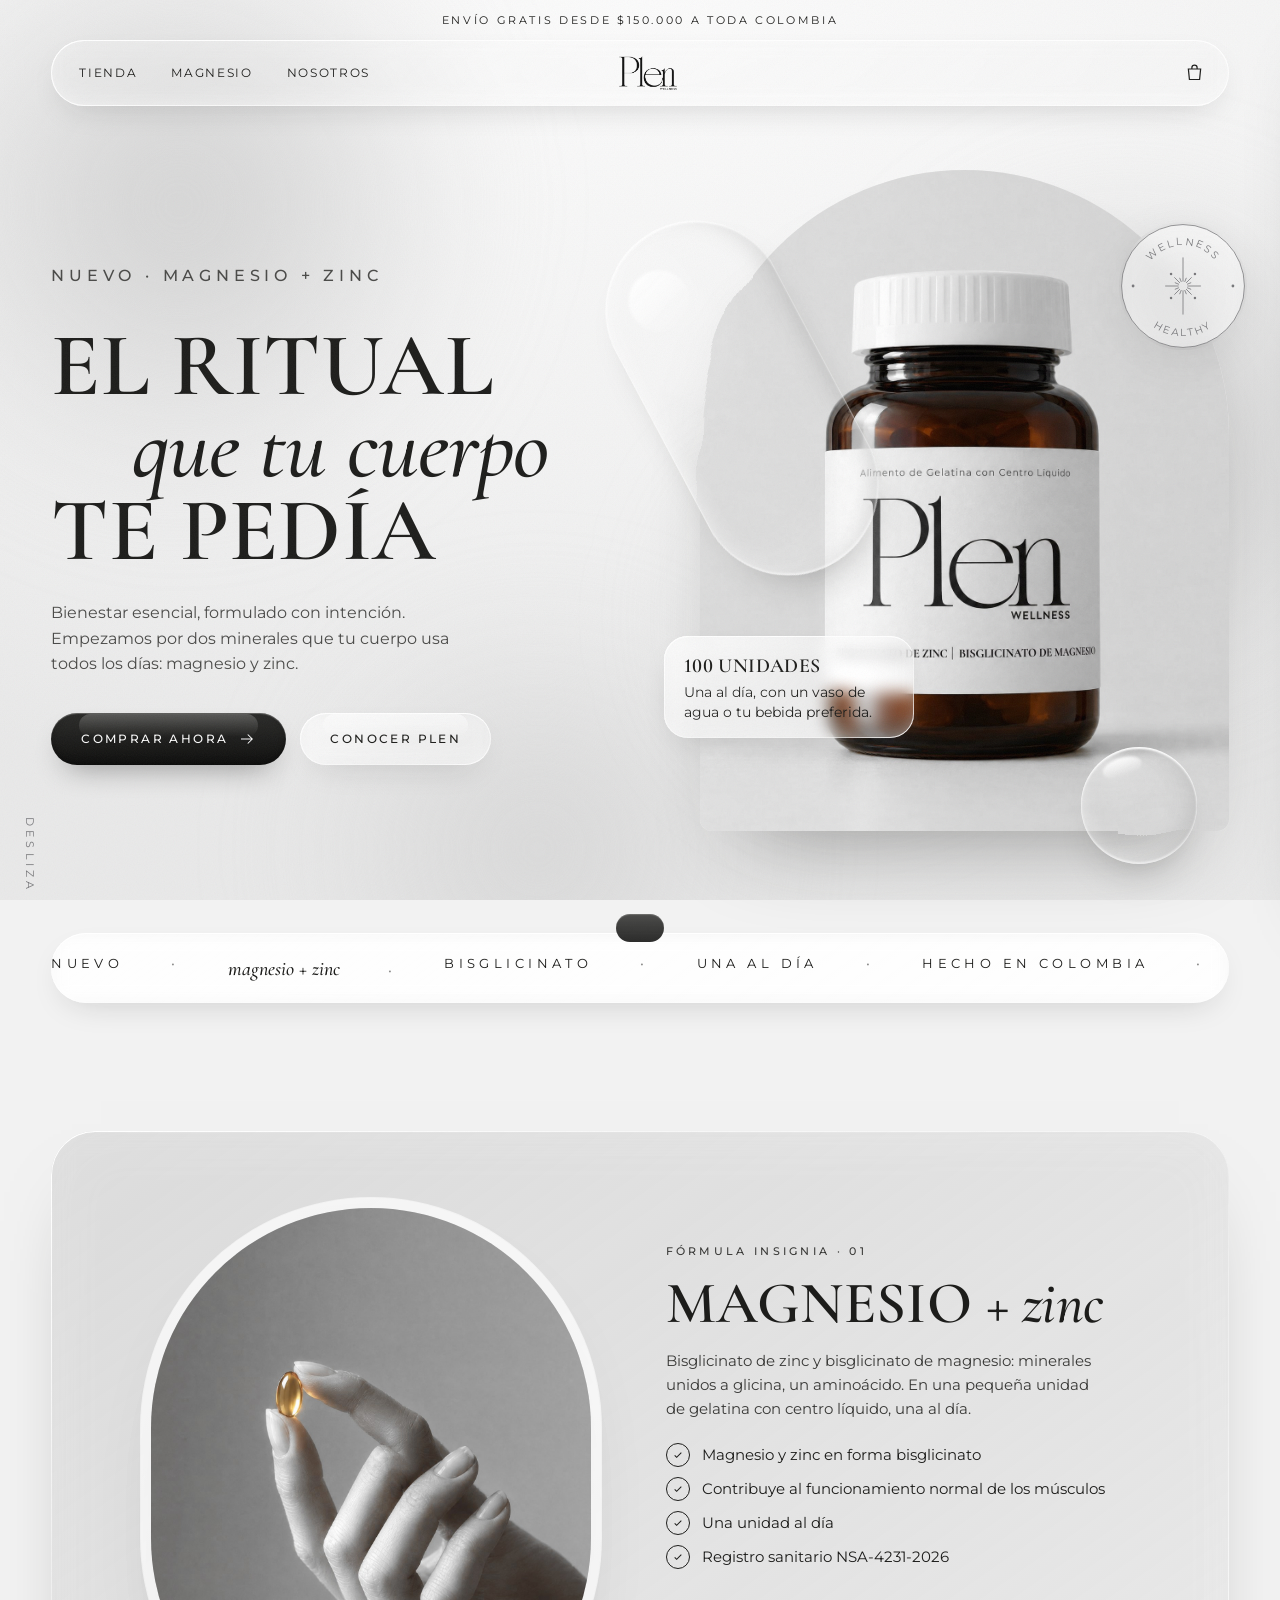
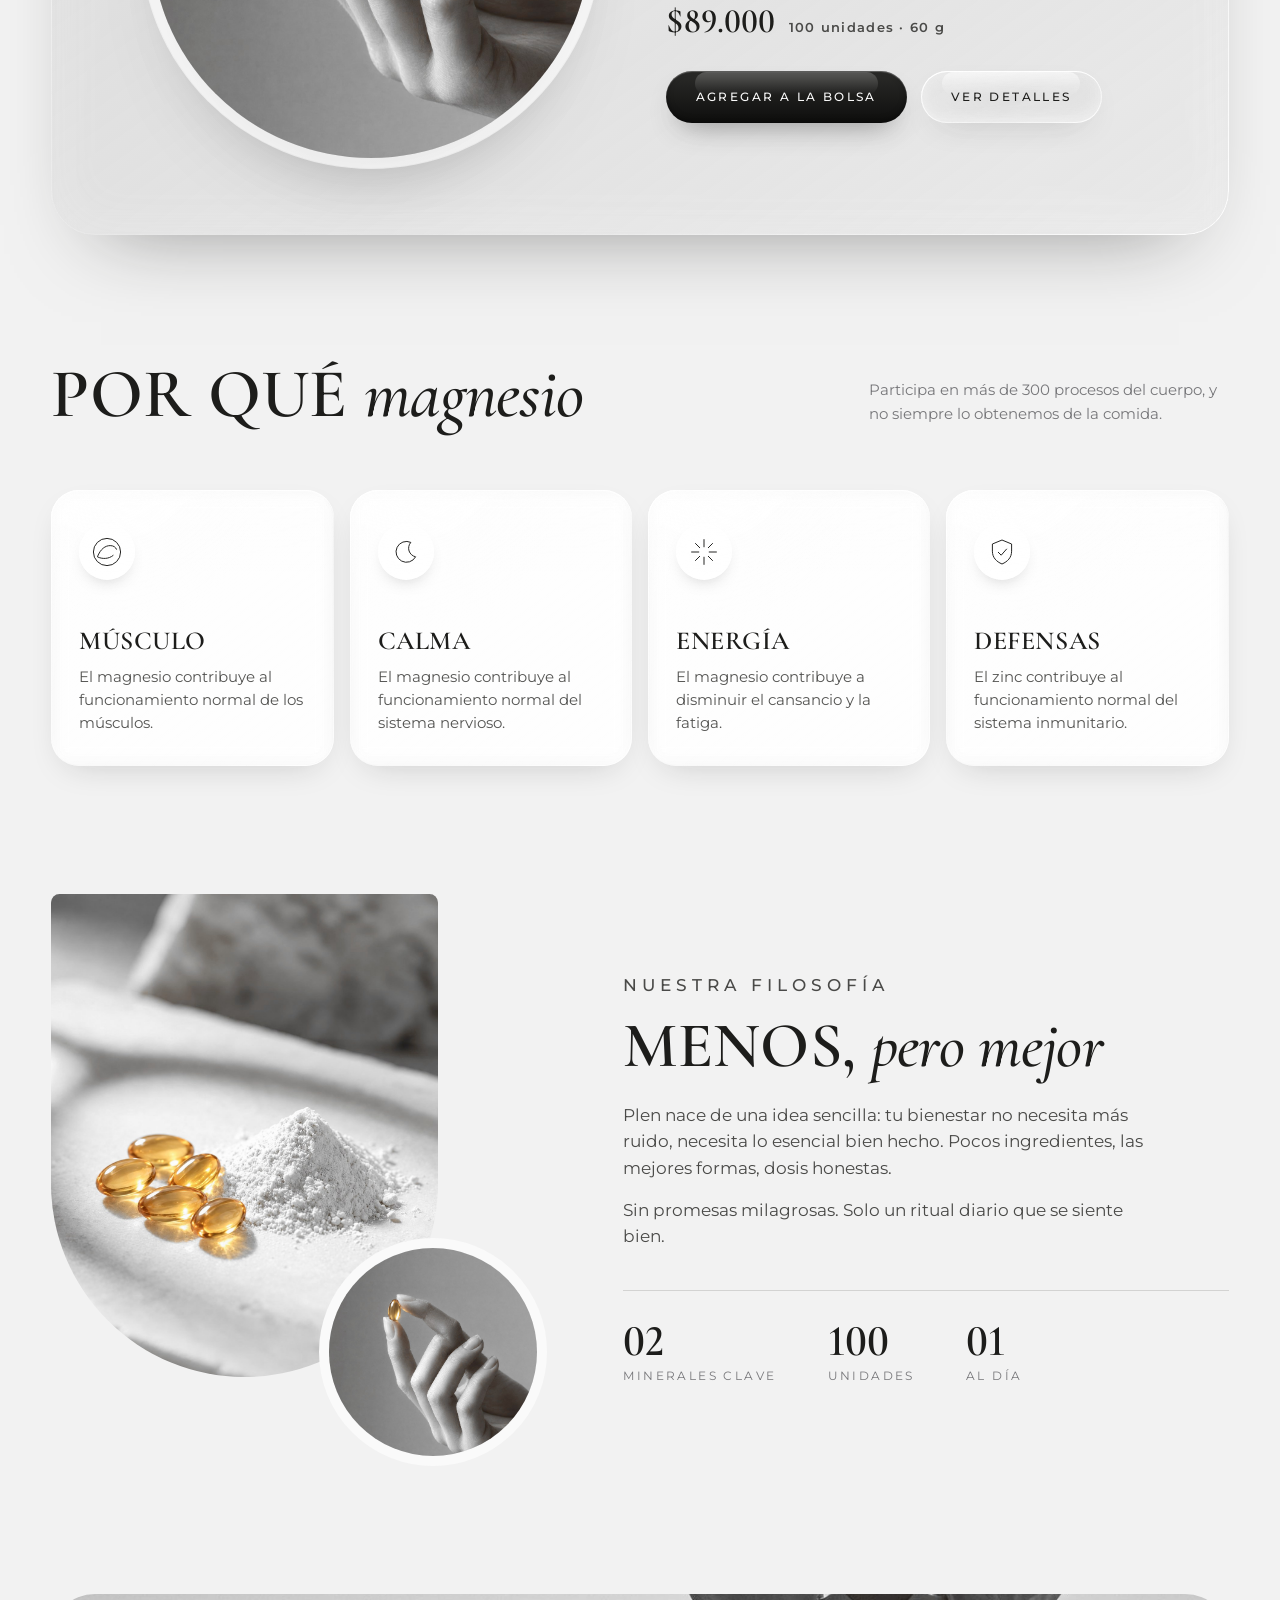
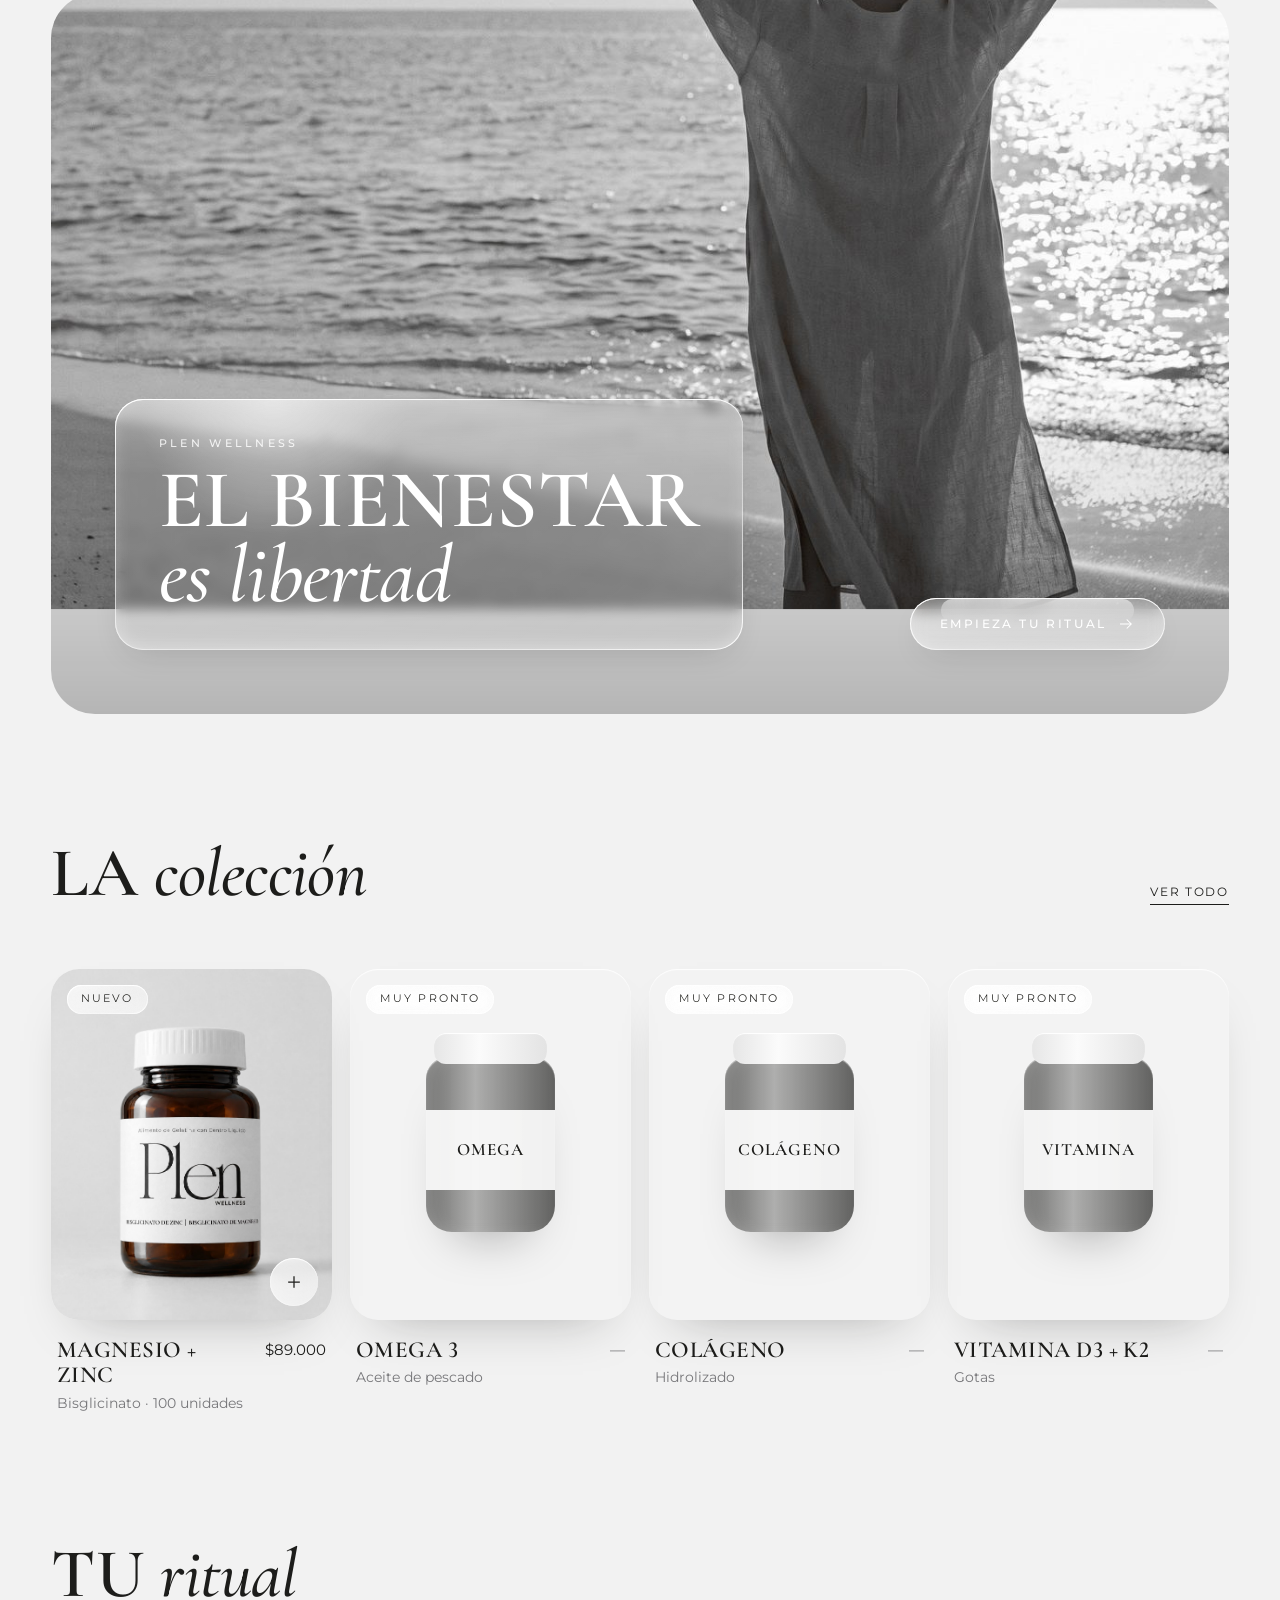
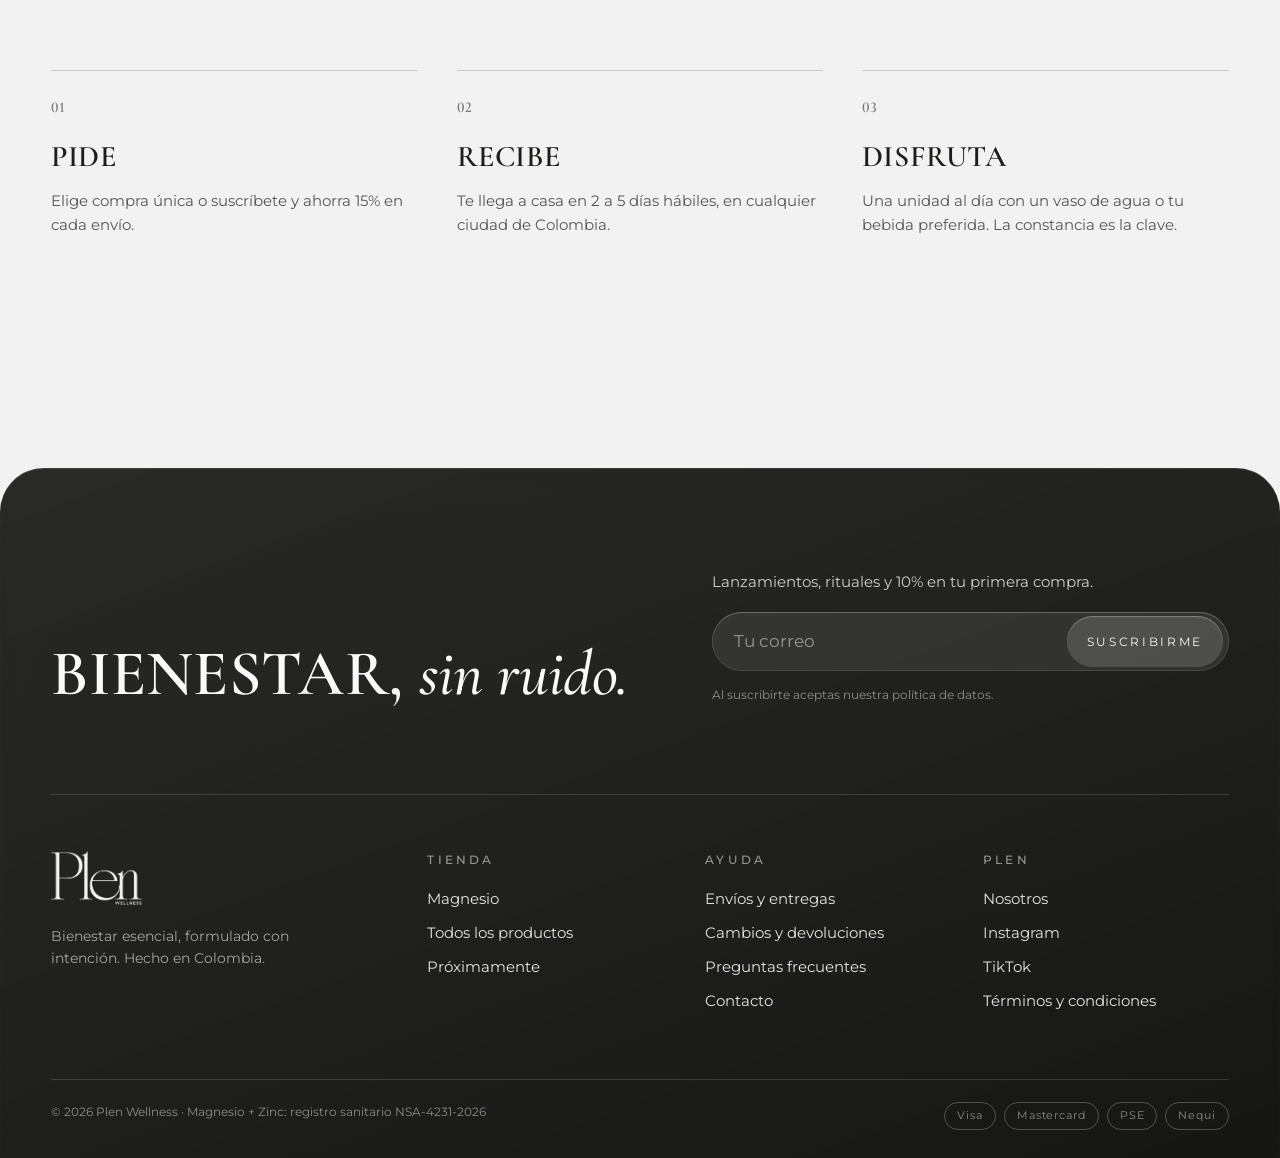
<file: index.html>
<!doctype html>
<html lang="es">
<head>
<meta charset="utf-8">
<meta name="viewport" content="width=device-width, initial-scale=1">
<title>Plen Wellness · Bienestar esencial</title>
<meta name="description" content="Plen Wellness, hecho en Colombia. Compra Magnesio + Zinc bisglicinato: 100 unidades de gelatina con centro líquido, una al día, con envío a todo el país.">
<meta name="theme-color" content="#FAFAFA">
<link rel="icon" type="image/png" sizes="64x64" href="marca/favicon-64.png?v=7799656e">
<link rel="icon" type="image/png" sizes="32x32" href="marca/favicon-32.png?v=91a191b6">
<link rel="apple-touch-icon" href="marca/apple-touch-icon.png?v=ea9233cf">
<link rel="preconnect" href="https://fonts.googleapis.com"><link rel="preconnect" href="https://fonts.gstatic.com" crossorigin>
<link href="https://fonts.googleapis.com/css2?family=Cormorant+Garamond:ital,wght@0,500;0,600;0,700;1,500;1,600&family=Montserrat:wght@300;400;500;600&display=swap" rel="stylesheet">
<link rel="stylesheet" href="assets/plen.css?v=6fb3f06f">
<script src="assets/plen.js?v=fe96a4bf" defer></script>
</head>
<body data-pagina="inicio">
<div class="aurora" aria-hidden="true"><i></i><i></i><i></i><i></i></div>
<svg width="0" height="0" style="position:absolute" aria-hidden="true"><filter id="refraccion" x="0" y="0" width="100%" height="100%"><feTurbulence type="fractalNoise" baseFrequency="0.008 0.012" numOctaves="2" seed="7" result="n"/><feGaussianBlur in="n" stdDeviation="2" result="b"/><feDisplacementMap in="SourceGraphic" in2="b" scale="38" xChannelSelector="R" yChannelSelector="G"/></filter><filter id="lente" x="0" y="0" width="44" height="44" filterUnits="userSpaceOnUse" primitiveUnits="userSpaceOnUse" color-interpolation-filters="sRGB"><feImage href="assets/lente-mapa.png?v=3059b5d7" x="0" y="0" width="44" height="44" preserveAspectRatio="none" result="m"/><feDisplacementMap in="SourceGraphic" in2="m" scale="17" xChannelSelector="R" yChannelSelector="G"/></filter></svg>
<div class="lente" aria-hidden="true"><span class="lente__brillo"></span></div><div class="estela" aria-hidden="true"><i></i><i></i><i></i><i></i></div>
<div class="anuncio">Envío gratis desde $150.000 a toda Colombia</div>
<header class="header"><div class="env header__in">
  <nav class="nav"><a href="tienda.html">Tienda</a><a href="magnesio.html">Magnesio</a><a href="index.html#filosofia">Nosotros</a></nav>
  <button class="icono-btn menu-btn" data-menu aria-label="Menú"><svg viewBox="0 0 24 24" fill="none" stroke="currentColor" stroke-width="1.4"><path d="M4 8h16M4 16h11"/></svg></button>
  <a class="logo" href="index.html" aria-label="Plen Wellness, inicio"><img src="marca/logo-plen.png?v=9308c9c4" alt="Plen Wellness"></a>
  <div class="acciones">
    <button class="icono-btn" data-abrir-carrito aria-label="Abrir bolsa"><svg viewBox="0 0 24 24" fill="none" stroke="currentColor" stroke-width="1.4"><path d="M5 8h14l-1.2 12H6.2z"/><path d="M9 8V6.5a3 3 0 0 1 6 0V8"/></svg><span class="burbuja" data-contador>0</span></button>
  </div>
</div></header>
<div class="menu-movil">
  <button class="icono-btn cerrar" data-menu aria-label="Cerrar"><svg viewBox="0 0 24 24" fill="none" stroke="currentColor" stroke-width="1.4"><path d="M6 6l12 12M18 6L6 18"/></svg></button>
  <a href="index.html">Inicio</a><a href="tienda.html">Tienda</a><a href="magnesio.html"><em>Magnesio</em></a><a href="index.html#filosofia">Nosotros</a>
</div>
<main>

<section class="hero"><div class="env hero__grid">
  <div class="hero__txt">
    <p class="eyebrow rev">Nuevo · Magnesio + zinc</p>
    <h1 class="display rev d1">El ritual<span class="fina"><em>que tu cuerpo</em></span>te pedía</h1>
    <p class="rev d2">Bienestar esencial, formulado con intención. Empezamos por dos minerales que tu cuerpo usa todos los días: magnesio y zinc.</p>
    <div class="hero__cta rev d3"><a class="btn" href="magnesio.html">Comprar ahora <svg class="flecha" viewBox="0 0 24 24" fill="none" stroke="currentColor" stroke-width="1.4"><path d="M4 12h15M13 6l6 6-6 6"/></svg></a><a class="btn btn--glass" href="#filosofia">Conocer Plen</a></div>
  </div>
  <div class="hero__foto rev d1">
    <div class="arco"><img src="assets/img/frasco.jpg?v=694288d5" alt="Frasco de magnesio Plen Wellness"></div>
    <svg class="sello" viewBox="0 0 200 200" aria-hidden="true"><defs><path id="sello-arriba" d="M 36,100 A 64,64 0 0 1 164,100"/><path id="sello-abajo" d="M 22,100 A 78,78 0 0 0 178,100"/></defs><circle class="aro" cx="100" cy="100" r="96"/><text><textPath href="#sello-arriba" startOffset="50%" text-anchor="middle">WELLNESS</textPath></text><text><textPath href="#sello-abajo" startOffset="50%" text-anchor="middle">HEALTHY</textPath></text><circle class="punto" cx="22" cy="100" r="2.2"/><circle class="punto" cx="178" cy="100" r="2.2"/><g class="destello"><line class="rayo" x1="100.00" y1="92.52" x2="100.00" y2="56.00"/><line class="rayo" x1="102.86" y1="93.09" x2="105.05" y2="87.80"/><line class="rayo" x1="105.29" y1="94.71" x2="113.07" y2="86.93"/><line class="rayo" x1="106.91" y1="97.14" x2="112.20" y2="94.95"/><line class="rayo" x1="107.48" y1="100.00" x2="127.28" y2="100.00"/><line class="rayo" x1="106.91" y1="102.86" x2="112.20" y2="105.05"/><line class="rayo" x1="105.29" y1="105.29" x2="113.07" y2="113.07"/><line class="rayo" x1="102.86" y1="106.91" x2="105.05" y2="112.20"/><line class="rayo" x1="100.00" y1="107.48" x2="100.00" y2="144.00"/><line class="rayo" x1="97.14" y1="106.91" x2="94.95" y2="112.20"/><line class="rayo" x1="94.71" y1="105.29" x2="86.93" y2="113.07"/><line class="rayo" x1="93.09" y1="102.86" x2="87.80" y2="105.05"/><line class="rayo" x1="92.52" y1="100.00" x2="72.72" y2="100.00"/><line class="rayo" x1="93.09" y1="97.14" x2="87.80" y2="94.95"/><line class="rayo" x1="94.71" y1="94.71" x2="86.93" y2="86.93"/><line class="rayo" x1="97.14" y1="93.09" x2="94.95" y2="87.80"/><circle class="punto" cx="118.67" cy="81.33" r="1.98"/><circle class="punto" cx="118.67" cy="118.67" r="1.98"/><circle class="punto" cx="81.33" cy="118.67" r="1.98"/><circle class="punto" cx="81.33" cy="81.33" r="1.98"/></g></svg>
    <div class="gota gota--capsula" aria-hidden="true"></div><div class="gota gota--esfera" aria-hidden="true"></div>
    <div class="chip-flota glass"><b>100 unidades</b>Una al día, con un vaso de agua o tu bebida preferida.</div>
  </div>
</div><span class="scroll-v">Desliza</span></section>

<div class="cinta" aria-hidden="true"><div class="cinta__pista">
  <span>Nuevo</span><span><i>magnesio + zinc</i></span><span>Bisglicinato</span><span>Una al día</span><span>Hecho en Colombia</span><span><i>bienestar, sin ruido</i></span><span>Nuevo</span><span><i>magnesio + zinc</i></span><span>Bisglicinato</span><span>Una al día</span><span>Hecho en Colombia</span><span><i>bienestar, sin ruido</i></span><span>Nuevo</span><span><i>magnesio + zinc</i></span><span>Bisglicinato</span><span>Una al día</span><span>Hecho en Colombia</span><span><i>bienestar, sin ruido</i></span><span>Nuevo</span><span><i>magnesio + zinc</i></span><span>Bisglicinato</span><span>Una al día</span><span>Hecho en Colombia</span><span><i>bienestar, sin ruido</i></span>
</div></div>

<section class="sec"><div class="insignia rev"><div class="insignia__grid">
  <div class="capsula"><img src="assets/img/mano.jpg?v=ca04b33e" alt="Mano sosteniendo una unidad de Plen Magnesio + Zinc" loading="lazy"></div>
  <div>
    <p class="eyebrow">Fórmula insignia · 01</p>
    <h2 class="display">Magnesio <em>+&nbsp;zinc</em></h2>
    <p>Bisglicinato de zinc y bisglicinato de magnesio: minerales unidos a glicina, un aminoácido. En una pequeña unidad de gelatina con centro líquido, una al día.</p>
    <ul class="lista-check"><li>Magnesio y zinc en forma bisglicinato</li><li>Contribuye al funcionamiento normal de los músculos</li><li>Una unidad al día</li><li>Registro sanitario NSA-4231-2026</li></ul>
    <div class="precio">$89.000 <small>100 unidades · 60 g</small></div>
    <div class="hero__cta"><button class="btn" data-agregar="magnesio">Agregar a la bolsa</button><a class="btn btn--glass" href="magnesio.html">Ver detalles</a></div>
  </div>
</div></div></section>

<section class="sec" style="padding-top:0"><div class="env">
  <div class="sec__cab"><h2 class="display rev">Por qué <em>magnesio</em></h2><p class="suave rev" style="max-width:360px">Participa en más de 300 procesos del cuerpo, y no siempre lo obtenemos de la comida.</p></div>
  <div class="beneficios">
    <div class="beneficio glass rev"><svg viewBox="0 0 40 40"><path d="M8 26c4-10 10-14 16-14 4 0 7 2 8 5"/><path d="M8 26c6 3 14 3 20-2"/><circle cx="20" cy="20" r="17"/></svg><h3>Músculo</h3><p>El magnesio contribuye al funcionamiento normal de los músculos.</p></div>
    <div class="beneficio glass rev d1"><svg viewBox="0 0 40 40"><path d="M26 8a13 13 0 1 0 6 18A11 11 0 0 1 26 8z"/></svg><h3>Calma</h3><p>El magnesio contribuye al funcionamiento normal del sistema nervioso.</p></div>
    <div class="beneficio glass rev d2"><svg viewBox="0 0 40 40"><path d="M20 4v10M20 26v10M4 20h10M26 20h10M9 9l6 6M25 25l6 6M31 9l-6 6M15 25l-6 6"/></svg><h3>Energía</h3><p>El magnesio contribuye a disminuir el cansancio y la fatiga.</p></div>
    <div class="beneficio glass rev d3"><svg viewBox="0 0 40 40"><path d="M20 5l12 5v9c0 8-5 13-12 16C13 32 8 27 8 19v-9z"/><path d="M15 20l4 4 7-8"/></svg><h3>Defensas</h3><p>El zinc contribuye al funcionamiento normal del sistema inmunitario.</p></div>
  </div>
</div></section>

<section class="sec" id="filosofia" style="padding-top:0"><div class="env filo">
  <div class="filo__fotos rev"><div class="f1"><img src="assets/img/polvo.jpg?v=56895572" alt="Unidades de gelatina con centro líquido junto a magnesio en polvo" loading="lazy"></div><div class="f2"><img src="assets/img/mano.jpg?v=ca04b33e" alt="" loading="lazy"></div></div>
  <div>
    <p class="eyebrow rev">Nuestra filosofía</p>
    <h2 class="display rev d1">Menos, <em>pero mejor</em></h2>
    <p class="rev d2">Plen nace de una idea sencilla: tu bienestar no necesita más ruido, necesita lo esencial bien hecho. Pocos ingredientes, las mejores formas, dosis honestas.</p>
    <p class="rev d2">Sin promesas milagrosas. Solo un ritual diario que se siente bien.</p>
    <div class="cifras rev d3"><div><b>02</b><span>Minerales clave</span></div><div><b>100</b><span>Unidades</span></div><div><b>01</b><span>Al día</span></div></div>
  </div>
</div></section>

<section class="editorial rev"><img src="assets/img/mar.jpg?v=e69acd1f" alt="Mujer frente al mar" loading="lazy">
  <div class="editorial__txt"><div class="panel-glass glass"><p class="eyebrow">Plen Wellness</p><h2 class="display">el bienestar<br><em>es libertad</em></h2></div><a class="btn btn--glass" href="magnesio.html">Empieza tu ritual <svg class="flecha" viewBox="0 0 24 24" fill="none" stroke="currentColor" stroke-width="1.4"><path d="M4 12h15M13 6l6 6-6 6"/></svg></a></div>
</section>

<section class="sec"><div class="env">
  <div class="sec__cab"><h2 class="display rev">La <em>colección</em></h2><a class="aviso-link rev" href="tienda.html">Ver todo</a></div>
  <div class="productos">
    <article class="prod rev ">
      <a class="prod__img" href="magnesio.html"><img src="assets/img/frasco.jpg?v=694288d5" alt="Magnesio + Zinc Plen Wellness" loading="lazy"><span class="prod__tag glass">Nuevo</span></a>
      <button class="prod__add" data-agregar="magnesio" aria-label="Agregar magnesio a la bolsa"><svg viewBox="0 0 24 24" fill="none" stroke="currentColor" stroke-width="1.5"><path d="M12 5v14M5 12h14"/></svg></button>
      <div class="prod__info"><div><h3>Magnesio + Zinc</h3><p>Bisglicinato · 100 unidades</p></div><span class="p">$89.000</span></div>
    </article>
    <article class="prod prod--pronto rev d1">
      <a class="prod__img" href="#" data-pronto><div class="frasco-sil"><span>Omega</span></div><span class="prod__tag glass">Muy pronto</span></a>
      <div class="prod__info"><div><h3>Omega 3</h3><p>Aceite de pescado</p></div><span class="p suave">—</span></div>
    </article>
    <article class="prod prod--pronto rev d2">
      <a class="prod__img" href="#" data-pronto><div class="frasco-sil"><span>Colágeno</span></div><span class="prod__tag glass">Muy pronto</span></a>
      <div class="prod__info"><div><h3>Colágeno</h3><p>Hidrolizado</p></div><span class="p suave">—</span></div>
    </article>
    <article class="prod prod--pronto rev d3">
      <a class="prod__img" href="#" data-pronto><div class="frasco-sil"><span>Vitamina</span></div><span class="prod__tag glass">Muy pronto</span></a>
      <div class="prod__info"><div><h3>Vitamina D3 + K2</h3><p>Gotas</p></div><span class="p suave">—</span></div>
    </article>
  </div>
</div></section>

<section class="sec" style="padding-top:0"><div class="env">
  <div class="sec__cab"><h2 class="display rev">Tu <em>ritual</em></h2></div>
  <div class="pasos">
    <div class="paso rev"><h3>Pide</h3><p>Elige compra única o suscríbete y ahorra 15% en cada envío.</p></div>
    <div class="paso rev d1"><h3>Recibe</h3><p>Te llega a casa en 2 a 5 días hábiles, en cualquier ciudad de Colombia.</p></div>
    <div class="paso rev d2"><h3>Disfruta</h3><p>Una unidad al día con un vaso de agua o tu bebida preferida. La constancia es la clave.</p></div>
  </div>
</div></section>

</main>
<footer class="boletin"><div class="env">
  <div class="boletin__grid">
    <h2 class="display">Bienestar, <em>sin ruido.</em></h2>
    <div><p style="margin-bottom:18px;opacity:.8">Lanzamientos, rituales y 10% en tu primera compra.</p>
      <form class="form-linea" data-boletin><input type="email" required placeholder="Tu correo" aria-label="Tu correo"><button>Suscribirme</button></form>
      <p class="nota-legal">Al suscribirte aceptas nuestra política de datos.</p></div>
  </div>
  <div class="footer__grid">
    <div><img class="footer__logo" src="marca/logo-plen-claro.png?v=f643efde" alt="Plen Wellness"><p style="opacity:.6;max-width:280px;font-size:14px">Bienestar esencial, formulado con intención. Hecho en Colombia.</p></div>
    <div><h4>Tienda</h4><a href="magnesio.html">Magnesio</a><a href="tienda.html">Todos los productos</a><a href="tienda.html#pronto">Próximamente</a></div>
    <div><h4>Ayuda</h4><a href="#">Envíos y entregas</a><a href="#">Cambios y devoluciones</a><a href="#">Preguntas frecuentes</a><a href="#">Contacto</a></div>
    <div><h4>Plen</h4><a href="index.html#filosofia">Nosotros</a><a href="#">Instagram</a><a href="#">TikTok</a><a href="#">Términos y condiciones</a></div>
  </div>
  <div class="footer__base"><span>© 2026 Plen Wellness · Magnesio + Zinc: registro sanitario NSA-4231-2026</span>
    <div class="pagos"><span>Visa</span><span>Mastercard</span><span>PSE</span><span>Nequi</span></div></div>
</div></footer>
</body>
</html>
</file>
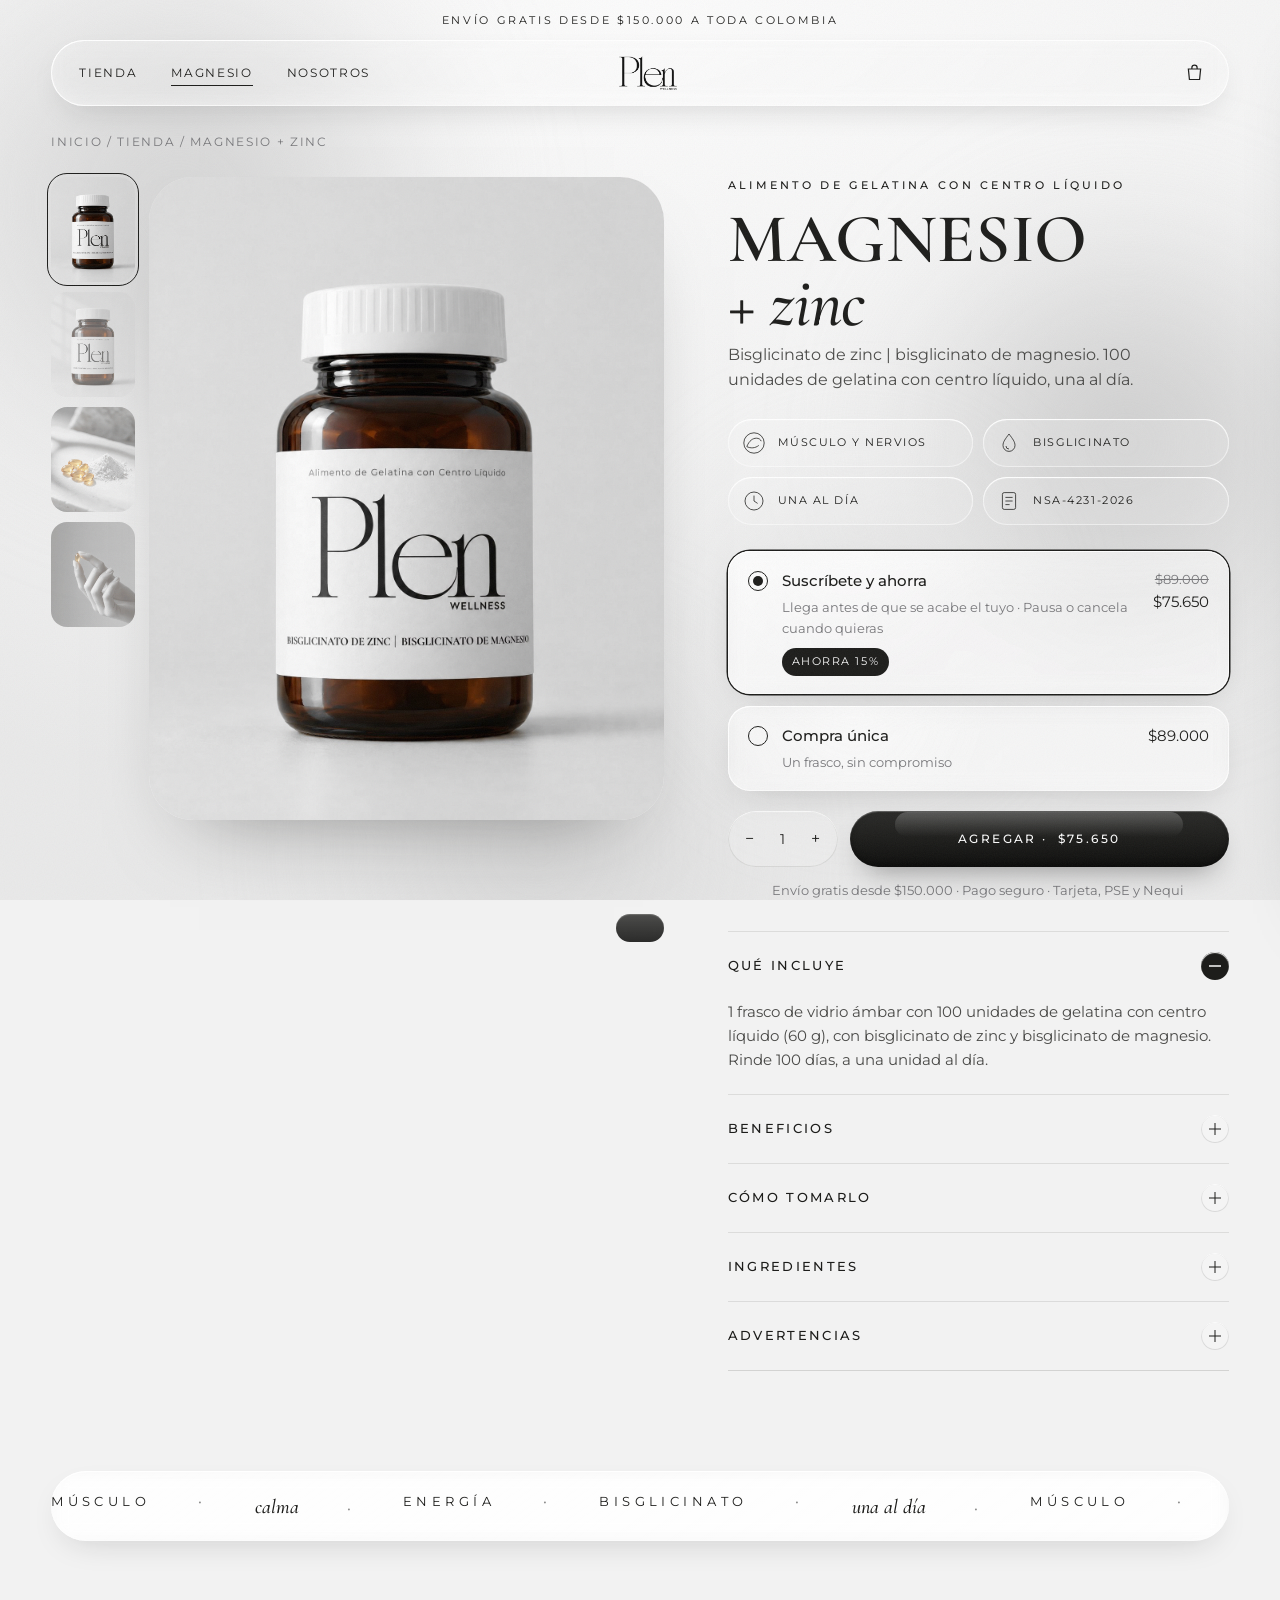
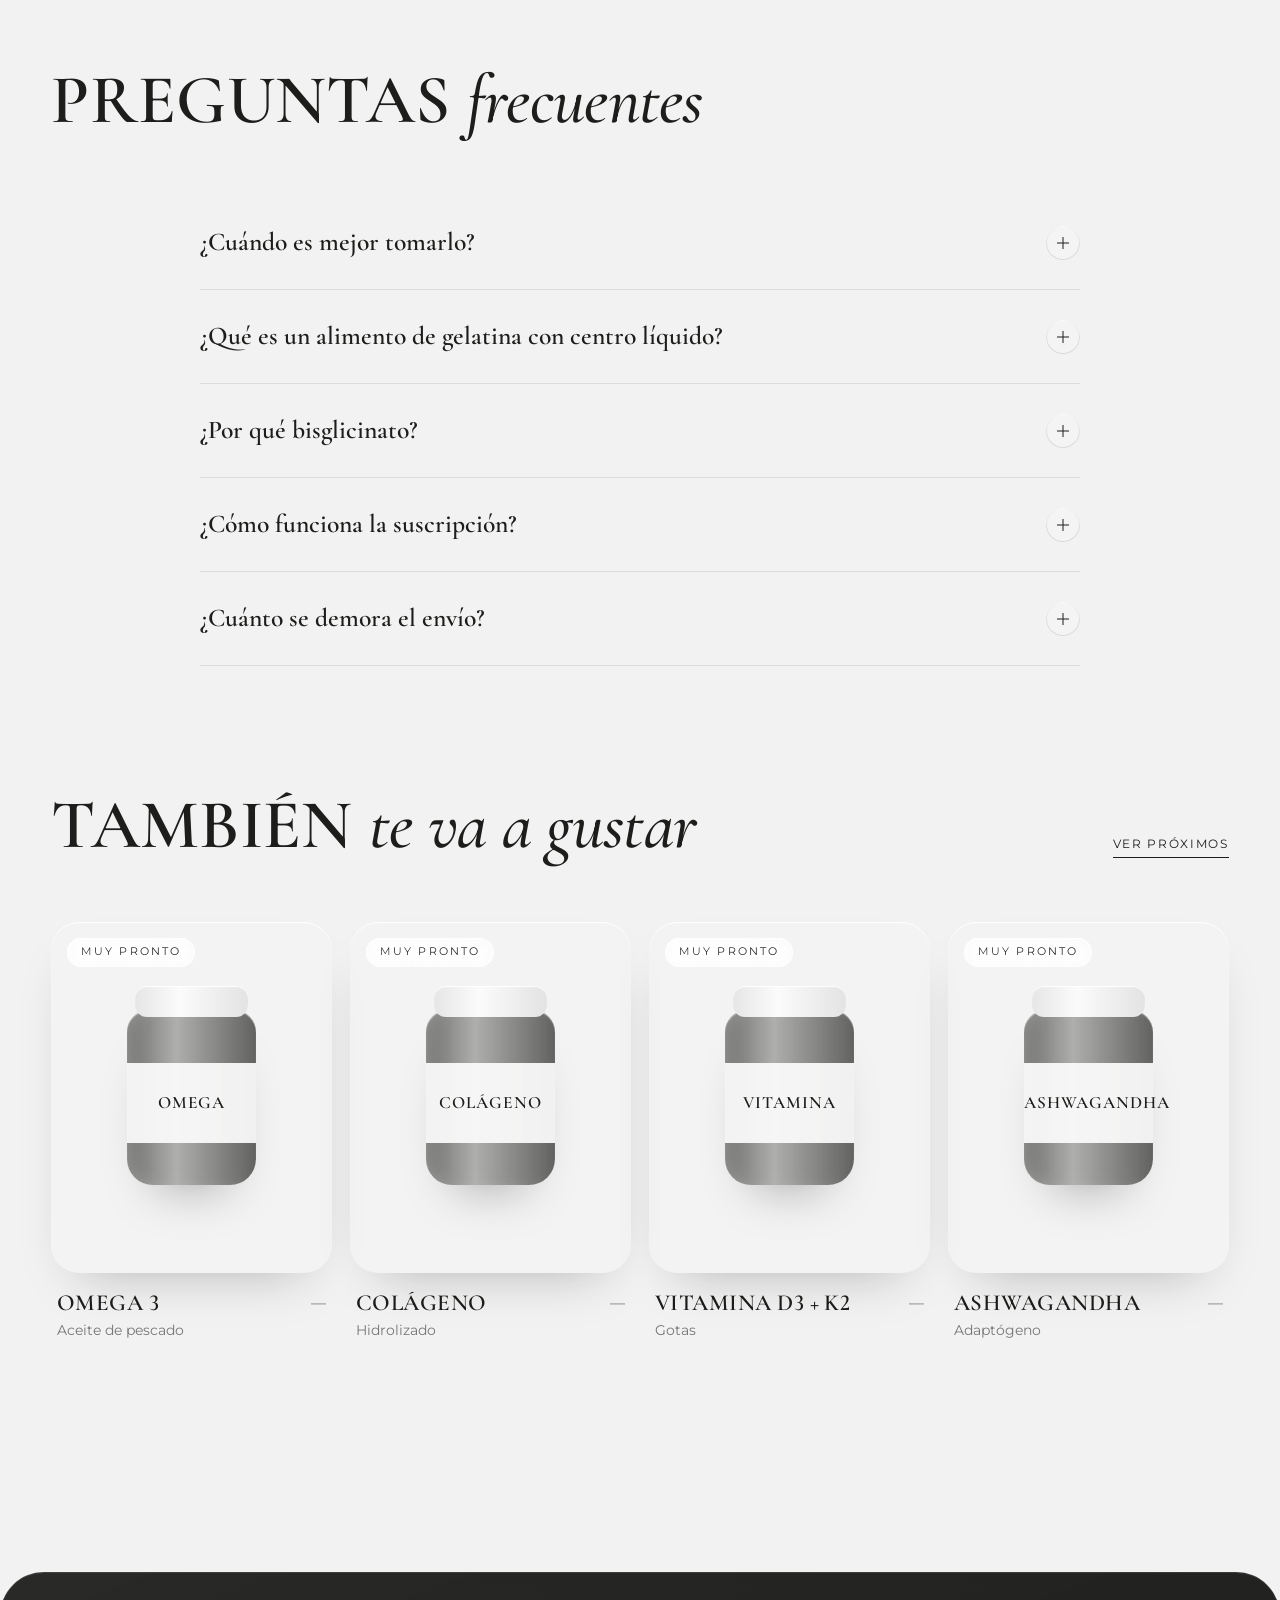
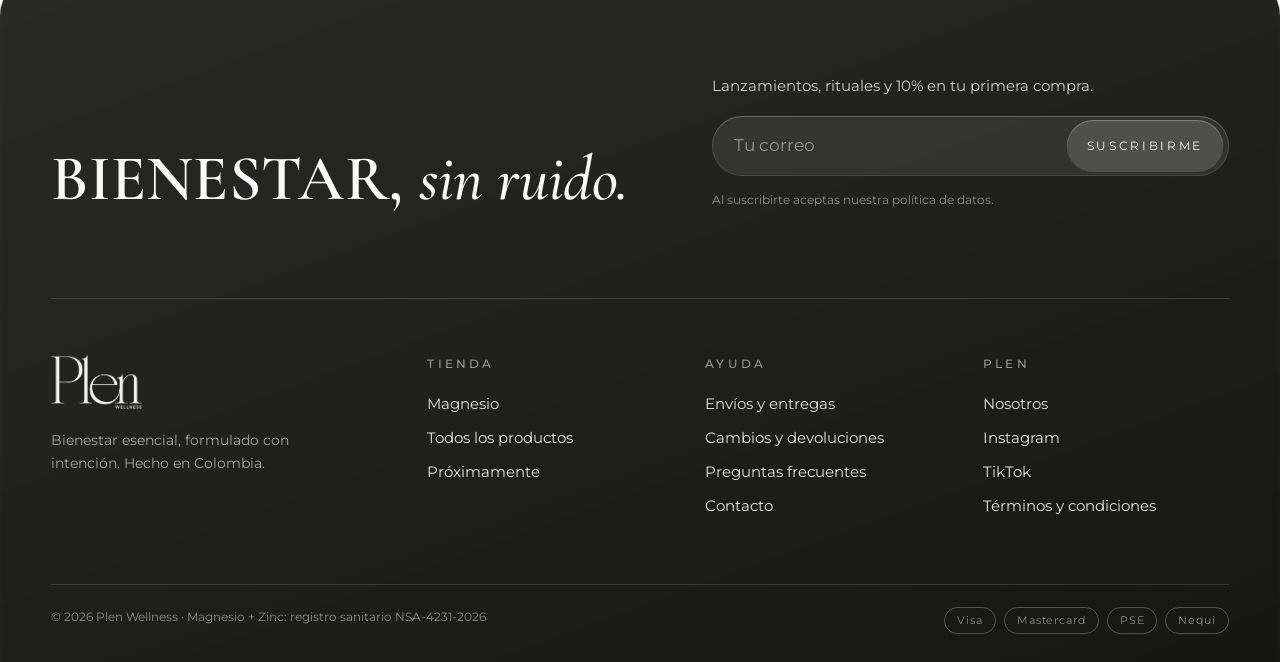
<file: magnesio.html>
<!doctype html>
<html lang="es">
<head>
<meta charset="utf-8">
<meta name="viewport" content="width=device-width, initial-scale=1">
<title>Magnesio + Zinc bisglicinato · Plen Wellness</title>
<meta name="description" content="Magnesio + Zinc bisglicinato Plen Wellness: 100 unidades de gelatina con centro líquido, una al día. Compra en línea con envío a toda Colombia.">
<meta name="theme-color" content="#FAFAFA">
<link rel="icon" type="image/png" sizes="64x64" href="marca/favicon-64.png?v=7799656e">
<link rel="icon" type="image/png" sizes="32x32" href="marca/favicon-32.png?v=91a191b6">
<link rel="apple-touch-icon" href="marca/apple-touch-icon.png?v=ea9233cf">
<link rel="preconnect" href="https://fonts.googleapis.com"><link rel="preconnect" href="https://fonts.gstatic.com" crossorigin>
<link href="https://fonts.googleapis.com/css2?family=Cormorant+Garamond:ital,wght@0,500;0,600;0,700;1,500;1,600&family=Montserrat:wght@300;400;500;600&display=swap" rel="stylesheet">
<link rel="stylesheet" href="assets/plen.css?v=6fb3f06f">
<script src="assets/plen.js?v=fe96a4bf" defer></script>
</head>
<body data-pagina="producto">
<div class="aurora" aria-hidden="true"><i></i><i></i><i></i><i></i></div>
<svg width="0" height="0" style="position:absolute" aria-hidden="true"><filter id="refraccion" x="0" y="0" width="100%" height="100%"><feTurbulence type="fractalNoise" baseFrequency="0.008 0.012" numOctaves="2" seed="7" result="n"/><feGaussianBlur in="n" stdDeviation="2" result="b"/><feDisplacementMap in="SourceGraphic" in2="b" scale="38" xChannelSelector="R" yChannelSelector="G"/></filter><filter id="lente" x="0" y="0" width="44" height="44" filterUnits="userSpaceOnUse" primitiveUnits="userSpaceOnUse" color-interpolation-filters="sRGB"><feImage href="assets/lente-mapa.png?v=3059b5d7" x="0" y="0" width="44" height="44" preserveAspectRatio="none" result="m"/><feDisplacementMap in="SourceGraphic" in2="m" scale="17" xChannelSelector="R" yChannelSelector="G"/></filter></svg>
<div class="lente" aria-hidden="true"><span class="lente__brillo"></span></div><div class="estela" aria-hidden="true"><i></i><i></i><i></i><i></i></div>
<div class="anuncio">Envío gratis desde $150.000 a toda Colombia</div>
<header class="header"><div class="env header__in">
  <nav class="nav"><a href="tienda.html">Tienda</a><a href="magnesio.html" aria-current="page">Magnesio</a><a href="index.html#filosofia">Nosotros</a></nav>
  <button class="icono-btn menu-btn" data-menu aria-label="Menú"><svg viewBox="0 0 24 24" fill="none" stroke="currentColor" stroke-width="1.4"><path d="M4 8h16M4 16h11"/></svg></button>
  <a class="logo" href="index.html" aria-label="Plen Wellness, inicio"><img src="marca/logo-plen.png?v=9308c9c4" alt="Plen Wellness"></a>
  <div class="acciones">
    <button class="icono-btn" data-abrir-carrito aria-label="Abrir bolsa"><svg viewBox="0 0 24 24" fill="none" stroke="currentColor" stroke-width="1.4"><path d="M5 8h14l-1.2 12H6.2z"/><path d="M9 8V6.5a3 3 0 0 1 6 0V8"/></svg><span class="burbuja" data-contador>0</span></button>
  </div>
</div></header>
<div class="menu-movil">
  <button class="icono-btn cerrar" data-menu aria-label="Cerrar"><svg viewBox="0 0 24 24" fill="none" stroke="currentColor" stroke-width="1.4"><path d="M6 6l12 12M18 6L6 18"/></svg></button>
  <a href="index.html">Inicio</a><a href="tienda.html">Tienda</a><a href="magnesio.html"><em>Magnesio</em></a><a href="index.html#filosofia">Nosotros</a>
</div>
<main>

<div class="env"><nav class="migas"><a href="index.html">Inicio</a> / <a href="tienda.html">Tienda</a> / Magnesio + Zinc</nav>
<section class="pdp">
  <div class="galeria">
    <div class="miniaturas">
      <button class="si" data-src="assets/img/frasco.jpg?v=694288d5"><img src="assets/img/frasco.jpg?v=694288d5" alt="Frasco"></button>
      <button data-src="assets/img/frasco-luz.jpg?v=fcaf4dd9"><img src="assets/img/frasco-luz.jpg?v=fcaf4dd9" alt="Frasco con luz de ventana"></button>
      <button data-src="assets/img/polvo.jpg?v=56895572"><img src="assets/img/polvo.jpg?v=56895572" alt="Unidades de gelatina con centro líquido"></button>
      <button data-src="assets/img/mano.jpg?v=ca04b33e"><img src="assets/img/mano.jpg?v=ca04b33e" alt="Una unidad en la mano"></button>
    </div>
    <div class="foto-grande"><img src="assets/img/frasco.jpg?v=694288d5" alt="Frasco de Magnesio + Zinc bisglicinato Plen Wellness"></div>
  </div>
  <div class="pdp__info">
    <p class="eyebrow">Alimento de gelatina con centro líquido</p>
    <h1 class="display">Magnesio <em>+&nbsp;zinc</em></h1>
    <p class="pdp__sub">Bisglicinato de zinc | bisglicinato de magnesio. 100 unidades de gelatina con centro líquido, una al día.</p>
    <div class="chips"><div><svg viewBox="0 0 40 40"><path d="M8 26c4-10 10-14 16-14 4 0 7 2 8 5"/><path d="M8 26c6 3 14 3 20-2"/><circle cx="20" cy="20" r="17"/></svg>Músculo y nervios</div><div><svg viewBox="0 0 40 40"><path d="M20 5c6 8 10 13 10 19a10 10 0 0 1-20 0c0-6 4-11 10-19z"/><path d="M15 25a5 5 0 0 0 5 5"/></svg>Bisglicinato</div><div><svg viewBox="0 0 40 40"><circle cx="20" cy="20" r="15"/><path d="M20 11v9l6 4"/></svg>Una al día</div><div><svg viewBox="0 0 40 40"><rect x="9" y="6" width="22" height="28" rx="3"/><path d="M14 14h12M14 20h12M14 26h7"/></svg>NSA-4231-2026</div></div>
    <div class="opciones">
      <label class="opcion glass"><input type="radio" name="plan" value="suscripcion" checked>
        <div><b>Suscríbete y ahorra</b><small>Llega antes de que se acabe el tuyo · Pausa o cancela cuando quieras</small><span class="ahorro" style="display:inline-block;margin-top:10px">Ahorra 15%</span></div>
        <div class="val"><s>$89.000</s>$75.650</div></label>
      <label class="opcion glass"><input type="radio" name="plan" value="unica">
        <div><b>Compra única</b><small>Un frasco, sin compromiso</small></div>
        <div class="val">$89.000</div></label>
    </div>
    <div class="comprar">
      <div class="cant"><button data-cmenos aria-label="Menos">−</button><span data-cant>1</span><button data-cmas aria-label="Más">+</button></div>
      <button class="btn" data-comprar>Agregar · <span data-precio-btn>$75.650</span></button>
    </div>
    <p class="garantias">Envío gratis desde $150.000 · Pago seguro · Tarjeta, PSE y Nequi</p>
    <div class="acordeon">
      <details open><summary>Qué incluye <span class="mas"></span></summary><div class="resp">1 frasco de vidrio ámbar con 100 unidades de gelatina con centro líquido (60 g), con bisglicinato de zinc y bisglicinato de magnesio. Rinde 100 días, a una unidad al día.</div></details>
      <details><summary>Beneficios <span class="mas"></span></summary><div class="resp"><ul><li>El magnesio contribuye al funcionamiento normal de los músculos.</li><li>El magnesio contribuye al funcionamiento normal del sistema nervioso.</li><li>El magnesio contribuye a disminuir el cansancio y la fatiga.</li><li>El zinc contribuye al funcionamiento normal del sistema inmunitario.</li><li>Minerales en forma bisglicinato (unidos a glicina).</li></ul><p style="margin-top:10px;font-size:13px">Como parte de una alimentación variada y equilibrada y un estilo de vida saludable.</p></div></details>
      <details><summary>Cómo tomarlo <span class="mas"></span></summary><div class="resp">Toma 1 unidad al día con un vaso de agua o tu bebida preferida. Guárdalo en un lugar fresco y seco, protegido de la luz solar directa.</div></details>
      <details><summary>Ingredientes <span class="mas"></span></summary><div class="resp">
        <p>Gelatina con centro líquido, agua purificada, humectante glicerina, color (E 150a), bisglicinato de zinc, bisglicinato de magnesio.</p>
        <table class="tabla-nut" style="margin-top:12px"><tr><td>Presentación</td><td>Alimento de gelatina con centro líquido</td></tr><tr><td>Contenido neto</td><td>100 unidades · 60 g</td></tr><tr><td>Porciones por envase</td><td>100</td></tr><tr><td>Modo de uso</td><td>1 unidad al día</td></tr></table>
        <p style="margin-top:12px;font-size:13px">Registro sanitario NSA-4231-2026 · Elaborado por PRAME S.A.S. para OSANA NUTRACEUTICA, Sabaneta (Colombia).</p></div></details>
      <details><summary>Advertencias <span class="mas"></span></summary><div class="resp">Este producto es un alimento y debe comercializarse como tal. No usar si el sello de seguridad está roto o no lo tiene. Consulta a tu médico si estás en embarazo, lactancia o tomas medicamentos. Mantener fuera del alcance de los niños.</div></details>
    </div>
  </div>
</section></div>

<div class="cinta" aria-hidden="true" style="margin-top:60px"><div class="cinta__pista">
  <span>Músculo</span><span><i>calma</i></span><span>Energía</span><span>Bisglicinato</span><span><i>una al día</i></span><span>Músculo</span><span><i>calma</i></span><span>Energía</span><span>Bisglicinato</span><span><i>una al día</i></span><span>Músculo</span><span><i>calma</i></span><span>Energía</span><span>Bisglicinato</span><span><i>una al día</i></span><span>Músculo</span><span><i>calma</i></span><span>Energía</span><span>Bisglicinato</span><span><i>una al día</i></span>
</div></div>

<section class="sec"><div class="env">
  <div class="sec__cab"><h2 class="display rev">Preguntas <em>frecuentes</em></h2></div>
  <div class="faq">
    <details class="rev"><summary>¿Cuándo es mejor tomarlo? <span class="mas"></span></summary><p class="resp">Muchas personas lo prefieren en la noche, como parte de su rutina antes de dormir. Lo importante es tomarlo todos los días.</p></details>
    <details class="rev"><summary>¿Qué es un alimento de gelatina con centro líquido? <span class="mas"></span></summary><p class="resp">Es la presentación de Plen: una pequeña unidad de gelatina con el centro líquido, que tomas con un vaso de agua o tu bebida preferida. Es un alimento, con registro sanitario NSA-4231-2026.</p></details>
    <details class="rev"><summary>¿Por qué bisglicinato? <span class="mas"></span></summary><p class="resp">El bisglicinato es el mineral unido a glicina, un aminoácido. Es una de las formas de magnesio y zinc más usadas hoy, y suele sentarle bien al estómago.</p></details>
    <details class="rev"><summary>¿Cómo funciona la suscripción? <span class="mas"></span></summary><p class="resp">Cada frasco rinde 100 días. Te llega uno nuevo antes de que se acabe el tuyo, con 15% de descuento. Puedes pausar, cambiar la fecha o cancelar cuando quieras, sin costo.</p></details>
    <details class="rev"><summary>¿Cuánto se demora el envío? <span class="mas"></span></summary><p class="resp">De 2 a 5 días hábiles a cualquier ciudad de Colombia. Envío gratis en compras desde $150.000.</p></details>
  </div>
</div></section>

<section class="sec" style="padding-top:0"><div class="env">
  <div class="sec__cab"><h2 class="display rev">También <em>te va a gustar</em></h2><a class="aviso-link" href="tienda.html#pronto">Ver próximos</a></div>
  <div class="productos"><article class="prod prod--pronto rev d0">
      <a class="prod__img" href="#" data-pronto><div class="frasco-sil"><span>Omega</span></div><span class="prod__tag glass">Muy pronto</span></a>
      <div class="prod__info"><div><h3>Omega 3</h3><p>Aceite de pescado</p></div><span class="p suave">—</span></div>
    </article><article class="prod prod--pronto rev d1">
      <a class="prod__img" href="#" data-pronto><div class="frasco-sil"><span>Colágeno</span></div><span class="prod__tag glass">Muy pronto</span></a>
      <div class="prod__info"><div><h3>Colágeno</h3><p>Hidrolizado</p></div><span class="p suave">—</span></div>
    </article><article class="prod prod--pronto rev d2">
      <a class="prod__img" href="#" data-pronto><div class="frasco-sil"><span>Vitamina</span></div><span class="prod__tag glass">Muy pronto</span></a>
      <div class="prod__info"><div><h3>Vitamina D3 + K2</h3><p>Gotas</p></div><span class="p suave">—</span></div>
    </article><article class="prod prod--pronto rev d3">
      <a class="prod__img" href="#" data-pronto><div class="frasco-sil"><span>Ashwagandha</span></div><span class="prod__tag glass">Muy pronto</span></a>
      <div class="prod__info"><div><h3>Ashwagandha</h3><p>Adaptógeno</p></div><span class="p suave">—</span></div>
    </article></div>
</div></section>

<div class="barra-fija glass"><span>Magnesio + Zinc · <span data-precio-btn>$75.650</span></span><button class="btn" data-comprar>Agregar</button></div>

</main>
<footer class="boletin"><div class="env">
  <div class="boletin__grid">
    <h2 class="display">Bienestar, <em>sin ruido.</em></h2>
    <div><p style="margin-bottom:18px;opacity:.8">Lanzamientos, rituales y 10% en tu primera compra.</p>
      <form class="form-linea" data-boletin><input type="email" required placeholder="Tu correo" aria-label="Tu correo"><button>Suscribirme</button></form>
      <p class="nota-legal">Al suscribirte aceptas nuestra política de datos.</p></div>
  </div>
  <div class="footer__grid">
    <div><img class="footer__logo" src="marca/logo-plen-claro.png?v=f643efde" alt="Plen Wellness"><p style="opacity:.6;max-width:280px;font-size:14px">Bienestar esencial, formulado con intención. Hecho en Colombia.</p></div>
    <div><h4>Tienda</h4><a href="magnesio.html">Magnesio</a><a href="tienda.html">Todos los productos</a><a href="tienda.html#pronto">Próximamente</a></div>
    <div><h4>Ayuda</h4><a href="#">Envíos y entregas</a><a href="#">Cambios y devoluciones</a><a href="#">Preguntas frecuentes</a><a href="#">Contacto</a></div>
    <div><h4>Plen</h4><a href="index.html#filosofia">Nosotros</a><a href="#">Instagram</a><a href="#">TikTok</a><a href="#">Términos y condiciones</a></div>
  </div>
  <div class="footer__base"><span>© 2026 Plen Wellness · Magnesio + Zinc: registro sanitario NSA-4231-2026</span>
    <div class="pagos"><span>Visa</span><span>Mastercard</span><span>PSE</span><span>Nequi</span></div></div>
</div></footer>
</body>
</html>
</file>
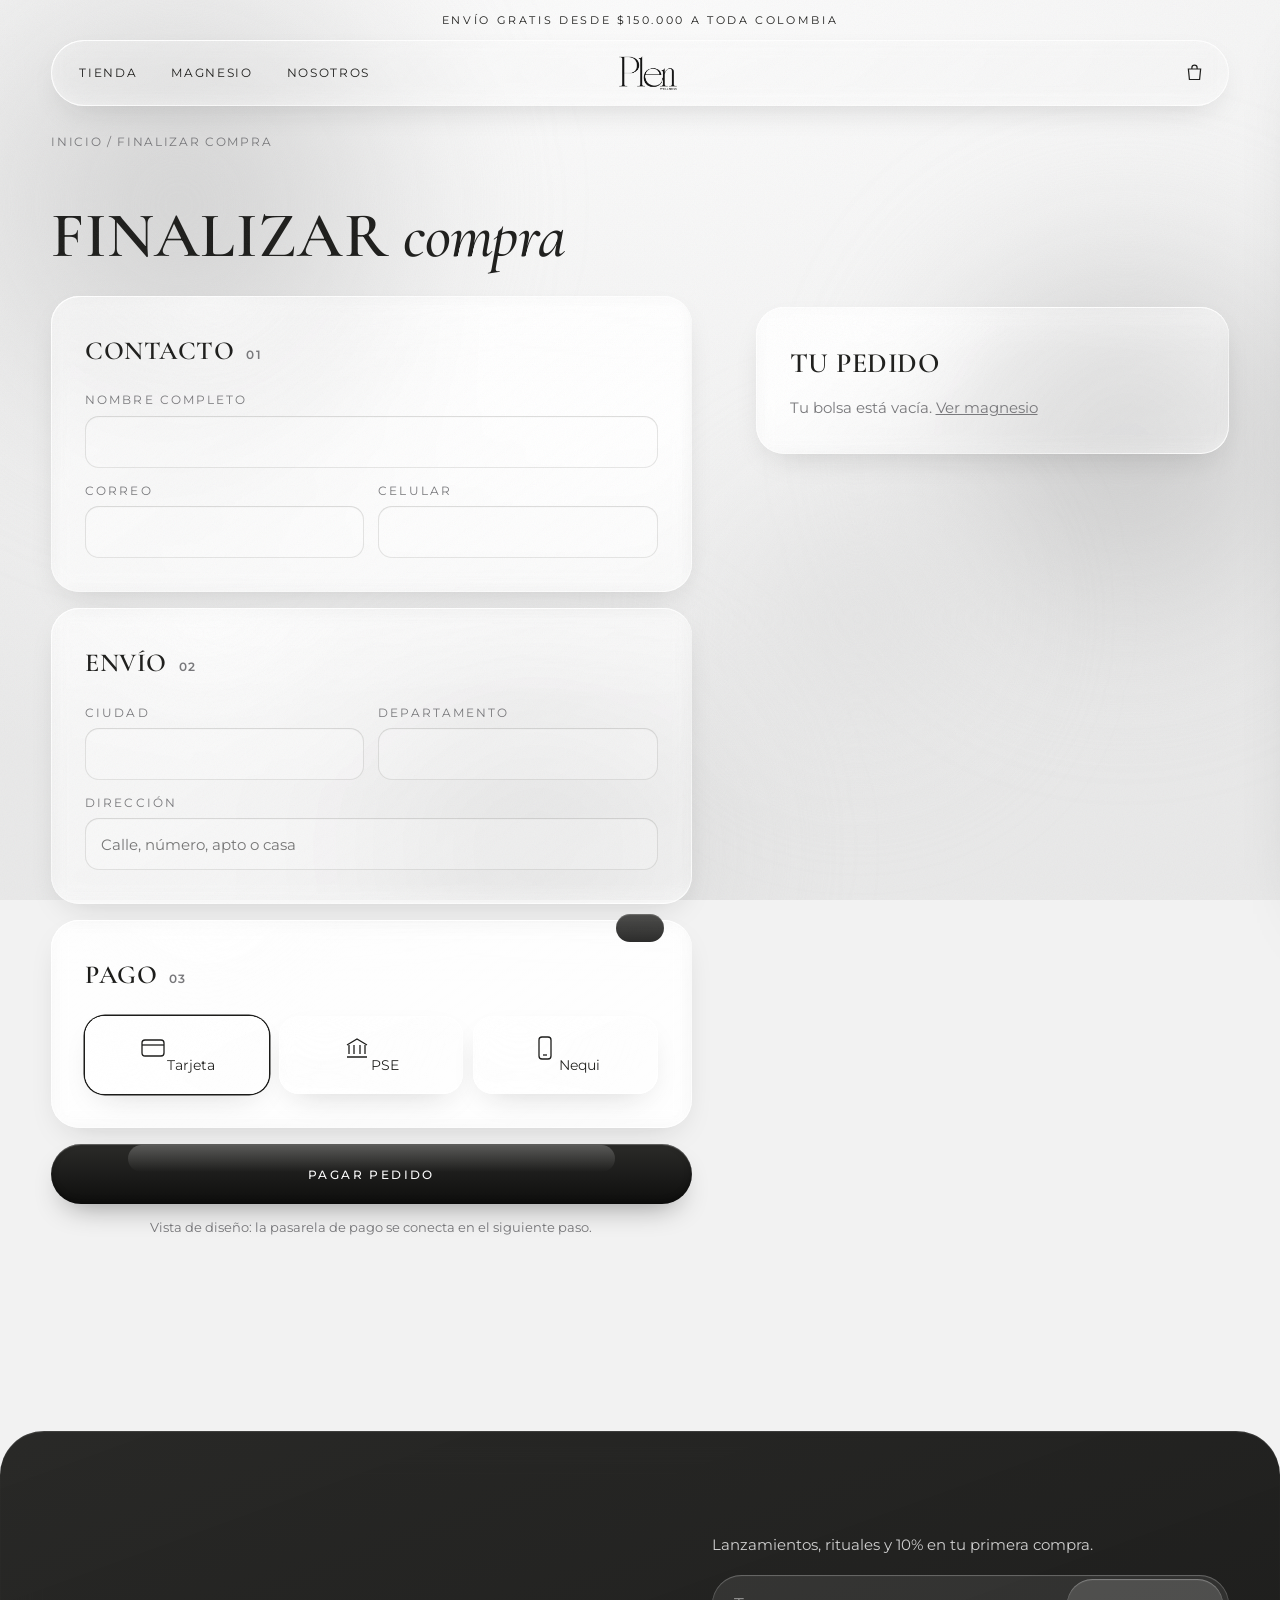
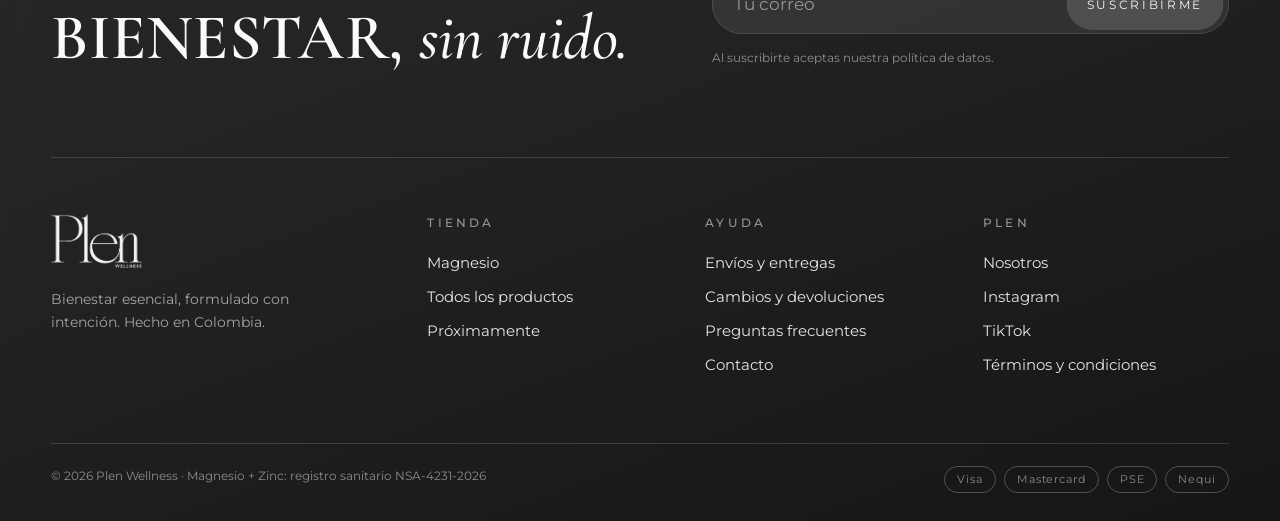
<file: pedido.html>
<!doctype html>
<html lang="es">
<head>
<meta charset="utf-8">
<meta name="viewport" content="width=device-width, initial-scale=1">
<title>Finalizar compra · Plen Wellness</title>
<meta name="description" content="Finaliza tu pedido Plen Wellness.">
<meta name="theme-color" content="#FAFAFA">
<link rel="icon" type="image/png" sizes="64x64" href="marca/favicon-64.png?v=7799656e">
<link rel="icon" type="image/png" sizes="32x32" href="marca/favicon-32.png?v=91a191b6">
<link rel="apple-touch-icon" href="marca/apple-touch-icon.png?v=ea9233cf">
<link rel="preconnect" href="https://fonts.googleapis.com"><link rel="preconnect" href="https://fonts.gstatic.com" crossorigin>
<link href="https://fonts.googleapis.com/css2?family=Cormorant+Garamond:ital,wght@0,500;0,600;0,700;1,500;1,600&family=Montserrat:wght@300;400;500;600&display=swap" rel="stylesheet">
<link rel="stylesheet" href="assets/plen.css?v=6fb3f06f">
<script src="assets/plen.js?v=fe96a4bf" defer></script>
</head>
<body data-pagina="pedido">
<div class="aurora" aria-hidden="true"><i></i><i></i><i></i><i></i></div>
<svg width="0" height="0" style="position:absolute" aria-hidden="true"><filter id="refraccion" x="0" y="0" width="100%" height="100%"><feTurbulence type="fractalNoise" baseFrequency="0.008 0.012" numOctaves="2" seed="7" result="n"/><feGaussianBlur in="n" stdDeviation="2" result="b"/><feDisplacementMap in="SourceGraphic" in2="b" scale="38" xChannelSelector="R" yChannelSelector="G"/></filter><filter id="lente" x="0" y="0" width="44" height="44" filterUnits="userSpaceOnUse" primitiveUnits="userSpaceOnUse" color-interpolation-filters="sRGB"><feImage href="assets/lente-mapa.png?v=3059b5d7" x="0" y="0" width="44" height="44" preserveAspectRatio="none" result="m"/><feDisplacementMap in="SourceGraphic" in2="m" scale="17" xChannelSelector="R" yChannelSelector="G"/></filter></svg>
<div class="lente" aria-hidden="true"><span class="lente__brillo"></span></div><div class="estela" aria-hidden="true"><i></i><i></i><i></i><i></i></div>
<div class="anuncio">Envío gratis desde $150.000 a toda Colombia</div>
<header class="header"><div class="env header__in">
  <nav class="nav"><a href="tienda.html">Tienda</a><a href="magnesio.html">Magnesio</a><a href="index.html#filosofia">Nosotros</a></nav>
  <button class="icono-btn menu-btn" data-menu aria-label="Menú"><svg viewBox="0 0 24 24" fill="none" stroke="currentColor" stroke-width="1.4"><path d="M4 8h16M4 16h11"/></svg></button>
  <a class="logo" href="index.html" aria-label="Plen Wellness, inicio"><img src="marca/logo-plen.png?v=9308c9c4" alt="Plen Wellness"></a>
  <div class="acciones">
    <button class="icono-btn" data-abrir-carrito aria-label="Abrir bolsa"><svg viewBox="0 0 24 24" fill="none" stroke="currentColor" stroke-width="1.4"><path d="M5 8h14l-1.2 12H6.2z"/><path d="M9 8V6.5a3 3 0 0 1 6 0V8"/></svg><span class="burbuja" data-contador>0</span></button>
  </div>
</div></header>
<div class="menu-movil">
  <button class="icono-btn cerrar" data-menu aria-label="Cerrar"><svg viewBox="0 0 24 24" fill="none" stroke="currentColor" stroke-width="1.4"><path d="M6 6l12 12M18 6L6 18"/></svg></button>
  <a href="index.html">Inicio</a><a href="tienda.html">Tienda</a><a href="magnesio.html"><em>Magnesio</em></a><a href="index.html#filosofia">Nosotros</a>
</div>
<main>

<div class="env"><nav class="migas"><a href="index.html">Inicio</a> / Finalizar compra</nav>
<section class="pedido">
  <form data-form-pedido>
    <h1 class="display">Finalizar <em>compra</em></h1>
    <div class="bloque glass"><h2>Contacto <span>01</span></h2><div class="campos">
      <div class="campo campo--ancho"><label for="nombre">Nombre completo</label><input id="nombre" name="nombre" required autocomplete="name"></div>
      <div class="campo"><label for="correo">Correo</label><input id="correo" name="correo" type="email" required autocomplete="email"></div>
      <div class="campo"><label for="celular">Celular</label><input id="celular" name="celular" type="tel" required autocomplete="tel"></div>
    </div></div>
    <div class="bloque glass"><h2>Envío <span>02</span></h2><div class="campos">
      <div class="campo"><label for="ciudad">Ciudad</label><input id="ciudad" name="ciudad" required autocomplete="address-level2"></div>
      <div class="campo"><label for="depto">Departamento</label><input id="depto" name="depto" required autocomplete="address-level1"></div>
      <div class="campo campo--ancho"><label for="direccion">Dirección</label><input id="direccion" name="direccion" required autocomplete="street-address" placeholder="Calle, número, apto o casa"></div>
    </div></div>
    <div class="bloque glass"><h2>Pago <span>03</span></h2><div class="metodos">
      <label class="metodo glass"><input type="radio" name="pago" value="Tarjeta" checked><svg viewBox="0 0 28 28"><rect x="3" y="6" width="22" height="16" rx="3"/><path d="M3 11h22"/></svg>Tarjeta</label>
      <label class="metodo glass"><input type="radio" name="pago" value="PSE"><svg viewBox="0 0 28 28"><path d="M4 11l10-6 10 6M6 11v9M11 11v9M17 11v9M22 11v9M4 23h20"/></svg>PSE</label>
      <label class="metodo glass"><input type="radio" name="pago" value="Nequi"><svg viewBox="0 0 28 28"><rect x="8" y="3" width="12" height="22" rx="3"/><path d="M12 21h4"/></svg>Nequi</label>
    </div></div>
    <button class="btn btn--ancho" style="height:60px">Pagar pedido</button>
    <p class="nota-demo">Vista de diseño: la pasarela de pago se conecta en el siguiente paso.</p>
  </form>
  <aside class="resumen glass"><h2>Tu pedido</h2><div data-resumen></div></aside>
</section></div>

</main>
<footer class="boletin"><div class="env">
  <div class="boletin__grid">
    <h2 class="display">Bienestar, <em>sin ruido.</em></h2>
    <div><p style="margin-bottom:18px;opacity:.8">Lanzamientos, rituales y 10% en tu primera compra.</p>
      <form class="form-linea" data-boletin><input type="email" required placeholder="Tu correo" aria-label="Tu correo"><button>Suscribirme</button></form>
      <p class="nota-legal">Al suscribirte aceptas nuestra política de datos.</p></div>
  </div>
  <div class="footer__grid">
    <div><img class="footer__logo" src="marca/logo-plen-claro.png?v=f643efde" alt="Plen Wellness"><p style="opacity:.6;max-width:280px;font-size:14px">Bienestar esencial, formulado con intención. Hecho en Colombia.</p></div>
    <div><h4>Tienda</h4><a href="magnesio.html">Magnesio</a><a href="tienda.html">Todos los productos</a><a href="tienda.html#pronto">Próximamente</a></div>
    <div><h4>Ayuda</h4><a href="#">Envíos y entregas</a><a href="#">Cambios y devoluciones</a><a href="#">Preguntas frecuentes</a><a href="#">Contacto</a></div>
    <div><h4>Plen</h4><a href="index.html#filosofia">Nosotros</a><a href="#">Instagram</a><a href="#">TikTok</a><a href="#">Términos y condiciones</a></div>
  </div>
  <div class="footer__base"><span>© 2026 Plen Wellness · Magnesio + Zinc: registro sanitario NSA-4231-2026</span>
    <div class="pagos"><span>Visa</span><span>Mastercard</span><span>PSE</span><span>Nequi</span></div></div>
</div></footer>
</body>
</html>
</file>
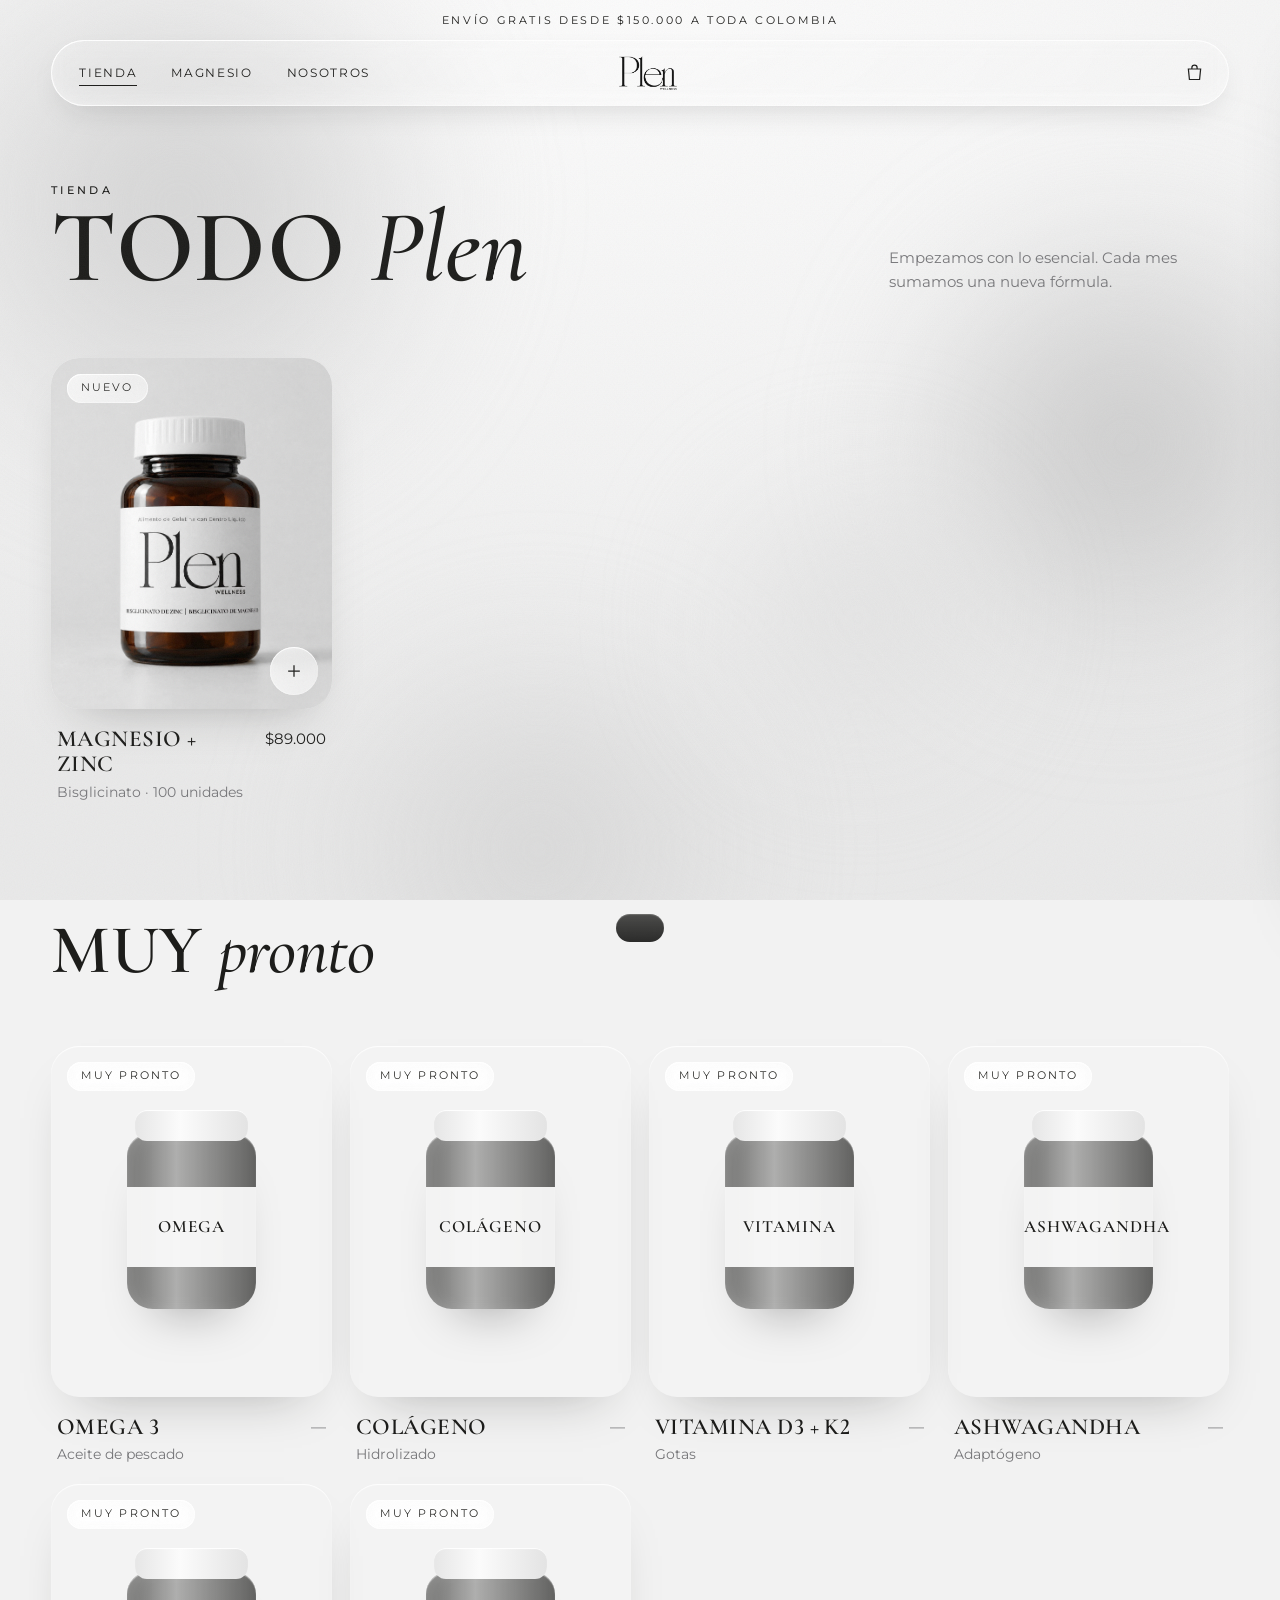
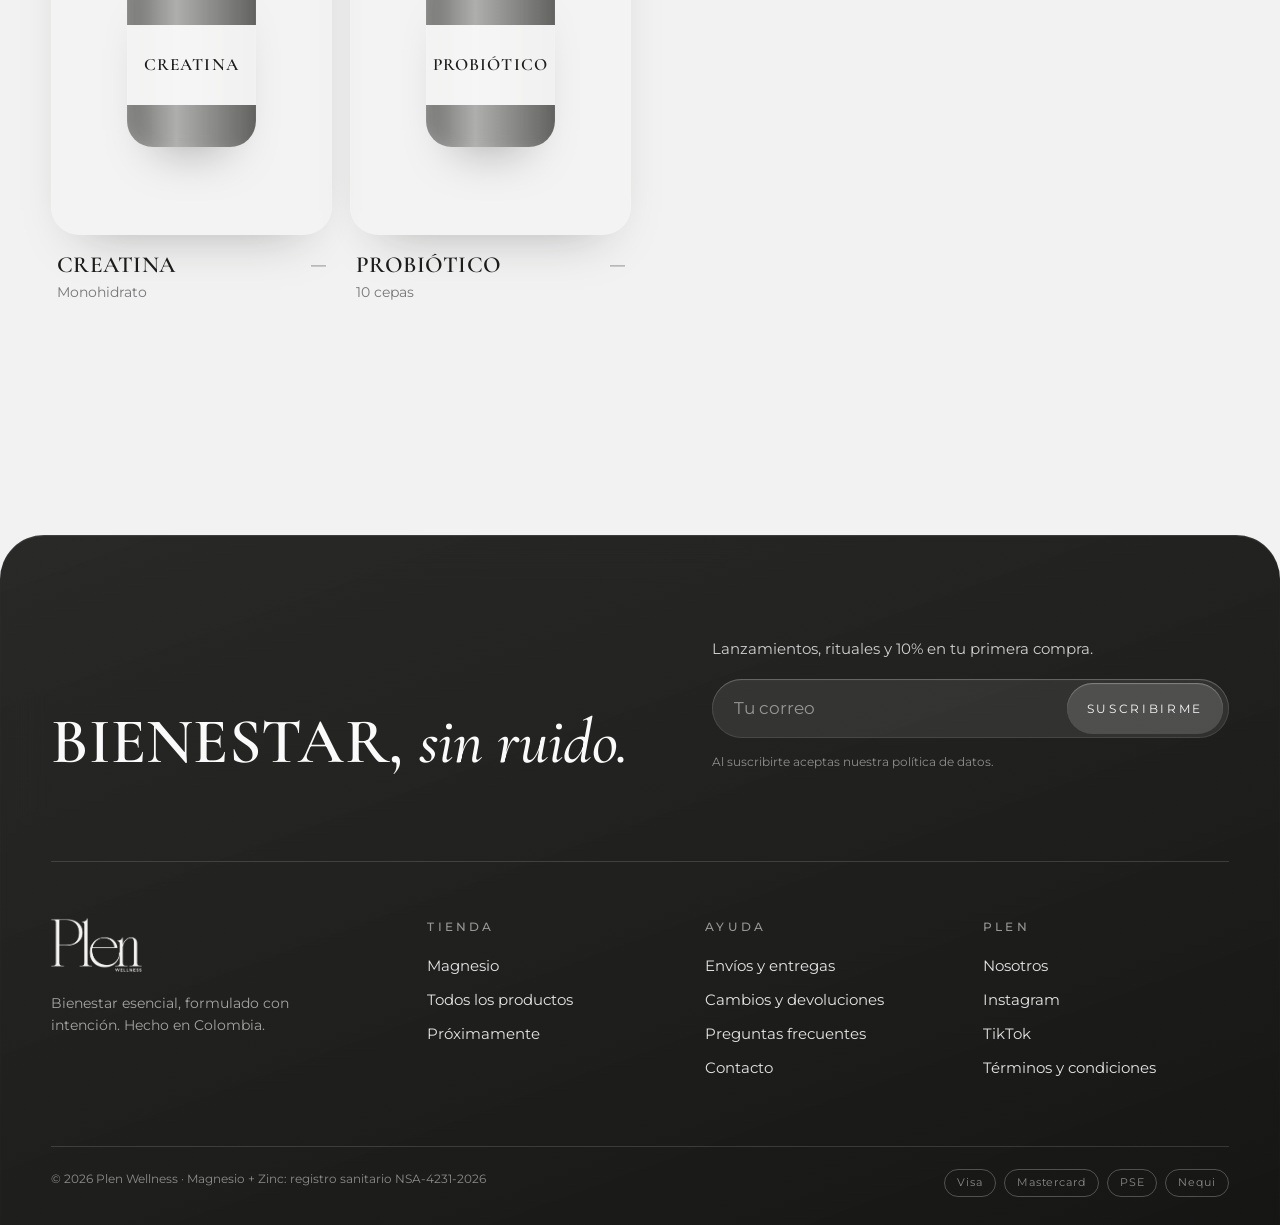
<file: tienda.html>
<!doctype html>
<html lang="es">
<head>
<meta charset="utf-8">
<meta name="viewport" content="width=device-width, initial-scale=1">
<title>Tienda · Plen Wellness</title>
<meta name="description" content="Todos los productos Plen Wellness.">
<meta name="theme-color" content="#FAFAFA">
<link rel="icon" type="image/png" sizes="64x64" href="marca/favicon-64.png?v=7799656e">
<link rel="icon" type="image/png" sizes="32x32" href="marca/favicon-32.png?v=91a191b6">
<link rel="apple-touch-icon" href="marca/apple-touch-icon.png?v=ea9233cf">
<link rel="preconnect" href="https://fonts.googleapis.com"><link rel="preconnect" href="https://fonts.gstatic.com" crossorigin>
<link href="https://fonts.googleapis.com/css2?family=Cormorant+Garamond:ital,wght@0,500;0,600;0,700;1,500;1,600&family=Montserrat:wght@300;400;500;600&display=swap" rel="stylesheet">
<link rel="stylesheet" href="assets/plen.css?v=6fb3f06f">
<script src="assets/plen.js?v=fe96a4bf" defer></script>
</head>
<body data-pagina="tienda">
<div class="aurora" aria-hidden="true"><i></i><i></i><i></i><i></i></div>
<svg width="0" height="0" style="position:absolute" aria-hidden="true"><filter id="refraccion" x="0" y="0" width="100%" height="100%"><feTurbulence type="fractalNoise" baseFrequency="0.008 0.012" numOctaves="2" seed="7" result="n"/><feGaussianBlur in="n" stdDeviation="2" result="b"/><feDisplacementMap in="SourceGraphic" in2="b" scale="38" xChannelSelector="R" yChannelSelector="G"/></filter><filter id="lente" x="0" y="0" width="44" height="44" filterUnits="userSpaceOnUse" primitiveUnits="userSpaceOnUse" color-interpolation-filters="sRGB"><feImage href="assets/lente-mapa.png?v=3059b5d7" x="0" y="0" width="44" height="44" preserveAspectRatio="none" result="m"/><feDisplacementMap in="SourceGraphic" in2="m" scale="17" xChannelSelector="R" yChannelSelector="G"/></filter></svg>
<div class="lente" aria-hidden="true"><span class="lente__brillo"></span></div><div class="estela" aria-hidden="true"><i></i><i></i><i></i><i></i></div>
<div class="anuncio">Envío gratis desde $150.000 a toda Colombia</div>
<header class="header"><div class="env header__in">
  <nav class="nav"><a href="tienda.html" aria-current="page">Tienda</a><a href="magnesio.html">Magnesio</a><a href="index.html#filosofia">Nosotros</a></nav>
  <button class="icono-btn menu-btn" data-menu aria-label="Menú"><svg viewBox="0 0 24 24" fill="none" stroke="currentColor" stroke-width="1.4"><path d="M4 8h16M4 16h11"/></svg></button>
  <a class="logo" href="index.html" aria-label="Plen Wellness, inicio"><img src="marca/logo-plen.png?v=9308c9c4" alt="Plen Wellness"></a>
  <div class="acciones">
    <button class="icono-btn" data-abrir-carrito aria-label="Abrir bolsa"><svg viewBox="0 0 24 24" fill="none" stroke="currentColor" stroke-width="1.4"><path d="M5 8h14l-1.2 12H6.2z"/><path d="M9 8V6.5a3 3 0 0 1 6 0V8"/></svg><span class="burbuja" data-contador>0</span></button>
  </div>
</div></header>
<div class="menu-movil">
  <button class="icono-btn cerrar" data-menu aria-label="Cerrar"><svg viewBox="0 0 24 24" fill="none" stroke="currentColor" stroke-width="1.4"><path d="M6 6l12 12M18 6L6 18"/></svg></button>
  <a href="index.html">Inicio</a><a href="tienda.html">Tienda</a><a href="magnesio.html"><em>Magnesio</em></a><a href="index.html#filosofia">Nosotros</a>
</div>
<main>

<section class="sec" style="padding-top:clamp(40px,6vw,80px)"><div class="env">
  <p class="eyebrow rev">Tienda</p>
  <div class="sec__cab"><h1 class="display rev d1" style="font-size:clamp(56px,8vw,120px)">Todo <em>Plen</em></h1><p class="suave rev" style="max-width:340px">Empezamos con lo esencial. Cada mes sumamos una nueva fórmula.</p></div>
  <div class="productos"><article class="prod rev ">
      <a class="prod__img" href="magnesio.html"><img src="assets/img/frasco.jpg?v=694288d5" alt="Magnesio + Zinc Plen Wellness" loading="lazy"><span class="prod__tag glass">Nuevo</span></a>
      <button class="prod__add" data-agregar="magnesio" aria-label="Agregar magnesio a la bolsa"><svg viewBox="0 0 24 24" fill="none" stroke="currentColor" stroke-width="1.5"><path d="M12 5v14M5 12h14"/></svg></button>
      <div class="prod__info"><div><h3>Magnesio + Zinc</h3><p>Bisglicinato · 100 unidades</p></div><span class="p">$89.000</span></div>
    </article></div>
  <div class="sec__cab" id="pronto" style="margin-top:clamp(70px,9vw,120px)"><h2 class="display rev">Muy <em>pronto</em></h2></div>
  <div class="productos"><article class="prod prod--pronto rev d0">
      <a class="prod__img" href="#" data-pronto><div class="frasco-sil"><span>Omega</span></div><span class="prod__tag glass">Muy pronto</span></a>
      <div class="prod__info"><div><h3>Omega 3</h3><p>Aceite de pescado</p></div><span class="p suave">—</span></div>
    </article><article class="prod prod--pronto rev d1">
      <a class="prod__img" href="#" data-pronto><div class="frasco-sil"><span>Colágeno</span></div><span class="prod__tag glass">Muy pronto</span></a>
      <div class="prod__info"><div><h3>Colágeno</h3><p>Hidrolizado</p></div><span class="p suave">—</span></div>
    </article><article class="prod prod--pronto rev d2">
      <a class="prod__img" href="#" data-pronto><div class="frasco-sil"><span>Vitamina</span></div><span class="prod__tag glass">Muy pronto</span></a>
      <div class="prod__info"><div><h3>Vitamina D3 + K2</h3><p>Gotas</p></div><span class="p suave">—</span></div>
    </article><article class="prod prod--pronto rev d3">
      <a class="prod__img" href="#" data-pronto><div class="frasco-sil"><span>Ashwagandha</span></div><span class="prod__tag glass">Muy pronto</span></a>
      <div class="prod__info"><div><h3>Ashwagandha</h3><p>Adaptógeno</p></div><span class="p suave">—</span></div>
    </article><article class="prod prod--pronto rev d0">
      <a class="prod__img" href="#" data-pronto><div class="frasco-sil"><span>Creatina</span></div><span class="prod__tag glass">Muy pronto</span></a>
      <div class="prod__info"><div><h3>Creatina</h3><p>Monohidrato</p></div><span class="p suave">—</span></div>
    </article><article class="prod prod--pronto rev d1">
      <a class="prod__img" href="#" data-pronto><div class="frasco-sil"><span>Probiótico</span></div><span class="prod__tag glass">Muy pronto</span></a>
      <div class="prod__info"><div><h3>Probiótico</h3><p>10 cepas</p></div><span class="p suave">—</span></div>
    </article></div>
</div></section>

</main>
<footer class="boletin"><div class="env">
  <div class="boletin__grid">
    <h2 class="display">Bienestar, <em>sin ruido.</em></h2>
    <div><p style="margin-bottom:18px;opacity:.8">Lanzamientos, rituales y 10% en tu primera compra.</p>
      <form class="form-linea" data-boletin><input type="email" required placeholder="Tu correo" aria-label="Tu correo"><button>Suscribirme</button></form>
      <p class="nota-legal">Al suscribirte aceptas nuestra política de datos.</p></div>
  </div>
  <div class="footer__grid">
    <div><img class="footer__logo" src="marca/logo-plen-claro.png?v=f643efde" alt="Plen Wellness"><p style="opacity:.6;max-width:280px;font-size:14px">Bienestar esencial, formulado con intención. Hecho en Colombia.</p></div>
    <div><h4>Tienda</h4><a href="magnesio.html">Magnesio</a><a href="tienda.html">Todos los productos</a><a href="tienda.html#pronto">Próximamente</a></div>
    <div><h4>Ayuda</h4><a href="#">Envíos y entregas</a><a href="#">Cambios y devoluciones</a><a href="#">Preguntas frecuentes</a><a href="#">Contacto</a></div>
    <div><h4>Plen</h4><a href="index.html#filosofia">Nosotros</a><a href="#">Instagram</a><a href="#">TikTok</a><a href="#">Términos y condiciones</a></div>
  </div>
  <div class="footer__base"><span>© 2026 Plen Wellness · Magnesio + Zinc: registro sanitario NSA-4231-2026</span>
    <div class="pagos"><span>Visa</span><span>Mastercard</span><span>PSE</span><span>Nequi</span></div></div>
</div></footer>
</body>
</html>
</file>
<file: assets/plen.css>
/* ============ PLEN WELLNESS — tienda ============ */
:root{
  --marfil:#FAFAFA;   /* fondo blanco de la etiqueta (antes marfil) */
  --hueso:#EFEFEF;
  --piedra:#DADADA;
  --salvia:#CFCFCF;
  --gris:#77777A;
  --tinta:#1D1D1B;
  --blanco:#FFFFFF;
  --serif:'Cormorant Garamond', Georgia, serif;
  --sans:'Montserrat', system-ui, sans-serif;
  --r-xl:44px; --r-l:28px; --r-m:18px;
  --lado:clamp(16px,4vw,56px);
  --max:1320px;
}
*{box-sizing:border-box;margin:0;padding:0}
html{scroll-behavior:smooth}
body{background:var(--marfil);color:var(--tinta);font-family:var(--sans);font-weight:400;font-size:16px;line-height:1.6;-webkit-font-smoothing:antialiased;overflow-x:hidden}
/* grano sutil */
body::before{content:"";position:fixed;inset:0;pointer-events:none;z-index:100;opacity:.05;
  background-image:url("data:image/svg+xml,%3Csvg xmlns='http://www.w3.org/2000/svg' width='160' height='160'%3E%3Cfilter id='n'%3E%3CfeTurbulence type='fractalNoise' baseFrequency='.9' numOctaves='2' stitchTiles='stitch'/%3E%3C/filter%3E%3Crect width='100%25' height='100%25' filter='url(%23n)'/%3E%3C/svg%3E")}
img{display:block;max-width:100%}
a{color:inherit;text-decoration:none}
button{font:inherit;color:inherit;background:none;border:0;cursor:pointer}
.env{max-width:var(--max);margin:0 auto;padding:0 var(--lado)}

/* tipografía */
.display{font-family:var(--serif);font-weight:400;letter-spacing:-.02em;line-height:.98}
.display em{font-style:italic}
.eyebrow{font-size:11.5px;letter-spacing:.32em;text-transform:uppercase;font-weight:500}
.suave{color:var(--gris)}

/* botones — píldoras */
.btn{display:inline-flex;align-items:center;justify-content:center;gap:10px;height:52px;padding:0 30px;border-radius:999px;background:var(--tinta);color:var(--marfil);font-size:13px;letter-spacing:.18em;text-transform:uppercase;font-weight:500;transition:transform .35s cubic-bezier(.2,.8,.2,1),background .3s}
.btn:hover{transform:translateY(-2px);background:#000}
.btn--linea{background:transparent;color:var(--tinta);border:1px solid var(--tinta)}
.btn--linea:hover{background:var(--tinta);color:var(--marfil)}
.btn--claro{background:var(--marfil);color:var(--tinta)}
.btn--claro:hover{background:#fff}
.btn--ancho{width:100%}
.flecha{width:18px;height:18px;transition:transform .3s}
.btn:hover .flecha{transform:translateX(4px)}

/* ---------- barra de anuncio ---------- */
.anuncio{background:var(--tinta);color:var(--marfil);font-size:11.5px;letter-spacing:.24em;text-transform:uppercase;text-align:center;padding:10px 16px}

/* ---------- header ---------- */
.header{position:sticky;top:0;z-index:50;background:rgba(250,250,250,.82);backdrop-filter:blur(14px);-webkit-backdrop-filter:blur(14px);border-bottom:1px solid transparent;transition:border-color .3s}
.header.con-borde{border-bottom-color:rgba(29,29,27,.08)}
.header__in{display:grid;grid-template-columns:1fr auto 1fr;align-items:center;height:78px}
.nav{display:flex;gap:34px;font-size:13px;letter-spacing:.14em;text-transform:uppercase}
.nav a{position:relative;padding:4px 0}
.nav a::after{content:"";position:absolute;left:0;right:0;bottom:0;height:1px;background:currentColor;transform:scaleX(0);transform-origin:left;transition:transform .35s}
.nav a:hover::after,.nav a[aria-current]::after{transform:scaleX(1)}
.logo img{height:40px;width:auto}
.acciones{display:flex;justify-content:flex-end;align-items:center;gap:18px}
.icono-btn{width:44px;height:44px;border-radius:999px;display:grid;place-items:center;position:relative;transition:background .3s}
.icono-btn:hover{background:var(--hueso)}
.icono-btn svg{width:21px;height:21px}
.burbuja{position:absolute;top:4px;right:2px;min-width:18px;height:18px;border-radius:999px;background:var(--tinta);color:var(--marfil);font-size:10.5px;display:grid;place-items:center;padding:0 5px;transform:scale(0);transition:transform .35s cubic-bezier(.3,1.6,.5,1)}
.burbuja.si{transform:scale(1)}
.menu-btn{display:none}

/* ---------- hero ---------- */
.hero{position:relative;padding:clamp(28px,5vw,64px) 0 clamp(60px,8vw,110px)}
.hero__grid{display:grid;grid-template-columns:1.05fr .95fr;gap:clamp(24px,5vw,80px);align-items:center}
.hero h1{font-size:clamp(50px,7vw,112px)}
.hero h1 .fina{display:block;padding-left:.9em}
.hero__txt p{max-width:420px;margin:28px 0 36px;font-size:17px;color:#4A4A48}
.hero__cta{display:flex;gap:14px;flex-wrap:wrap;align-items:center}
.hero__foto{position:relative}
.arco{border-radius:999px 999px var(--r-xl) var(--r-xl);overflow:hidden;background:var(--hueso);aspect-ratio:4/5}
.arco img{width:100%;height:100%;object-fit:cover;transform:scale(1.04);transition:transform 1.6s cubic-bezier(.2,.8,.2,1)}
.hero__foto:hover .arco img{transform:scale(1.08)}
.chip-flota{position:absolute;left:-36px;bottom:14%;background:rgba(255,255,255,.72);backdrop-filter:blur(12px);-webkit-backdrop-filter:blur(12px);border-radius:var(--r-m);padding:16px 20px;max-width:250px;box-shadow:0 18px 40px -20px rgba(0,0,0,.25);font-size:13.5px;line-height:1.45;animation:flotar 6s ease-in-out infinite}
.chip-flota b{display:block;font-family:var(--serif);font-size:20px;font-weight:400;margin-bottom:2px}
.sello{position:absolute;right:-18px;top:8%;width:120px;height:120px;animation:girar 22s linear infinite}
.sello text{font-family:var(--sans);font-size:10.4px;letter-spacing:.34em;text-transform:uppercase;fill:var(--tinta)}
@keyframes girar{to{transform:rotate(360deg)}}
@keyframes flotar{50%{transform:translateY(-10px)}}
.scroll-v{position:absolute;left:calc(var(--lado)*.4);bottom:40px;writing-mode:vertical-rl;font-size:10.5px;letter-spacing:.4em;text-transform:uppercase;color:var(--gris)}

/* ---------- cinta ---------- */
.cinta{border-top:1px solid rgba(29,29,27,.12);border-bottom:1px solid rgba(29,29,27,.12);overflow:hidden;padding:18px 0;white-space:nowrap}
.cinta__pista{display:inline-flex;gap:48px;animation:cinta 34s linear infinite;font-size:13px;letter-spacing:.34em;text-transform:uppercase}
.cinta__pista span::after{content:"•";margin-left:48px;opacity:.5}
.cinta__pista i{font-family:var(--serif);font-style:italic;text-transform:none;letter-spacing:0;font-size:19px}
@keyframes cinta{to{transform:translateX(-50%)}}

/* ---------- secciones ---------- */
.sec{padding:clamp(72px,10vw,140px) 0}
.sec__cab{display:flex;justify-content:space-between;align-items:end;gap:24px;margin-bottom:clamp(36px,5vw,64px);flex-wrap:wrap}
.sec__cab h2{font-size:clamp(40px,5.4vw,76px)}

/* fórmula insignia (banda salvia, curva) */
.insignia{background:var(--salvia);border-radius:var(--r-xl);margin:0 var(--lado);position:relative;overflow:hidden}
.insignia__grid{display:grid;grid-template-columns:1fr 1fr;align-items:center;gap:clamp(24px,4vw,64px);padding:clamp(36px,6vw,90px)}
.capsula{position:relative;aspect-ratio:1/1.25;border-radius:999px;overflow:hidden;box-shadow:0 40px 80px -40px rgba(0,0,0,.35);max-width:440px;margin:0 auto}
.capsula img{width:100%;height:100%;object-fit:cover}
.insignia h2{font-size:clamp(40px,4.6vw,68px);margin:16px 0 18px}
.insignia p{max-width:440px;color:#3A3A38}
.precio{font-family:var(--serif);font-size:34px;margin:26px 0 22px;display:flex;align-items:baseline;gap:14px}
.precio small{font-family:var(--sans);font-size:13px;letter-spacing:.1em;color:#4A4A48}
.lista-check{list-style:none;margin:22px 0 0;display:grid;gap:10px;font-size:15px}
.lista-check li{display:flex;gap:12px;align-items:center}
.lista-check li::before{content:"";width:22px;height:22px;flex:none;border-radius:999px;border:1px solid currentColor;background:url("data:image/svg+xml,%3Csvg xmlns='http://www.w3.org/2000/svg' viewBox='0 0 24 24' fill='none' stroke='%231D1D1B' stroke-width='1.6'%3E%3Cpath d='M7 12.5l3 3 7-7'/%3E%3C/svg%3E") center/16px no-repeat}

/* beneficios */
.beneficios{display:grid;grid-template-columns:repeat(4,1fr);gap:16px}
.beneficio{background:var(--blanco);border-radius:var(--r-l);padding:34px 28px 30px;transition:transform .5s cubic-bezier(.2,.8,.2,1),box-shadow .5s}
.beneficio:hover{transform:translateY(-6px);box-shadow:0 30px 60px -36px rgba(0,0,0,.3)}
.beneficio svg{width:40px;height:40px;stroke:var(--tinta);stroke-width:1.2;fill:none;margin-bottom:40px}
.beneficio h3{font-family:var(--serif);font-weight:400;font-size:26px;line-height:1.1;margin-bottom:10px}
.beneficio p{font-size:14.5px;color:#555553}

/* filosofía */
.filo{display:grid;grid-template-columns:.9fr 1.1fr;gap:clamp(32px,6vw,100px);align-items:center}
.filo__fotos{position:relative;padding-bottom:18%}
.filo__fotos .f1{border-radius:var(--r-xl) var(--r-xl) 999px 999px;overflow:hidden;aspect-ratio:4/5;width:78%}
.filo__fotos .f2{position:absolute;right:0;bottom:0;width:46%;aspect-ratio:1;border-radius:999px;overflow:hidden;border:10px solid var(--marfil)}
.filo__fotos img{width:100%;height:100%;object-fit:cover}
.filo h2{font-size:clamp(40px,5vw,72px);margin:18px 0 26px}
.filo p{max-width:520px;color:#4A4A48;margin-bottom:16px;font-size:16.5px}
.cifras{display:flex;gap:clamp(24px,4vw,56px);margin-top:40px;padding-top:28px;border-top:1px solid rgba(29,29,27,.14)}
.cifras b{display:block;font-family:var(--serif);font-weight:400;font-size:44px;line-height:1}
.cifras span{font-size:12px;letter-spacing:.2em;text-transform:uppercase;color:var(--gris)}

/* tarjetas de producto */
.productos{display:grid;grid-template-columns:repeat(4,1fr);gap:18px}
.prod{position:relative;display:flex;flex-direction:column}
.prod__img{position:relative;background:var(--blanco);border-radius:var(--r-l);aspect-ratio:4/5;overflow:hidden;display:grid;place-items:center}
.prod__img img{width:100%;height:100%;object-fit:cover;transition:transform 1s cubic-bezier(.2,.8,.2,1)}
.prod:hover .prod__img img{transform:scale(1.05)}
.prod__tag{position:absolute;top:16px;left:16px;background:var(--marfil);border-radius:999px;padding:6px 14px;font-size:10.5px;letter-spacing:.2em;text-transform:uppercase}
.prod__add{position:absolute;right:14px;bottom:14px;width:48px;height:48px;border-radius:999px;background:var(--tinta);color:var(--marfil);display:grid;place-items:center;transition:transform .4s cubic-bezier(.3,1.6,.5,1)}
.prod__add:hover{transform:scale(1.1)}
.prod__add svg{width:20px;height:20px}
.prod__info{padding:18px 6px 0;display:flex;justify-content:space-between;gap:12px}
.prod__info h3{font-family:var(--serif);font-weight:400;font-size:23px;line-height:1.1}
.prod__info p{font-size:13.5px;color:var(--gris);margin-top:4px}
.prod__info .p{font-size:15px;white-space:nowrap}
.prod--pronto .prod__img{background:var(--hueso)}
.frasco-sil{width:46%;aspect-ratio:1/1.35;border-radius:22px 22px 26px 26px;background:linear-gradient(90deg,#e2e2e2,#f7f7f7 40%,#e6e6e6);position:relative;box-shadow:0 30px 50px -30px rgba(0,0,0,.3)}
.frasco-sil::before{content:"";position:absolute;left:-2%;right:-2%;top:-14%;height:18%;border-radius:12px;background:linear-gradient(90deg,#dcdcdc,#f3f3f3 40%,#dedede)}
.frasco-sil span{position:absolute;inset:26% 14% 22%;background:rgba(255,255,255,.7);border-radius:4px;display:grid;place-items:center;font-family:var(--serif);font-size:clamp(20px,2.2vw,30px)}
.aviso-link{font-size:13px;letter-spacing:.14em;text-transform:uppercase;border-bottom:1px solid;padding-bottom:3px}

/* banda editorial */
.editorial{position:relative;margin:0 var(--lado);border-radius:var(--r-xl);overflow:hidden;min-height:clamp(440px,62vw,720px);display:flex;align-items:flex-end;color:var(--marfil)}
.editorial img{position:absolute;inset:0;width:100%;height:115%;object-fit:cover;object-position:70% center}
.editorial::after{content:"";position:absolute;inset:0;background:linear-gradient(180deg,rgba(0,0,0,0) 40%,rgba(0,0,0,.45))}
.editorial__txt{position:relative;z-index:2;padding:clamp(28px,5vw,64px);display:flex;justify-content:space-between;align-items:end;gap:24px;width:100%;flex-wrap:wrap}
.editorial h2{font-size:clamp(52px,8vw,120px)}

/* ritual / pasos */
.pasos{display:grid;grid-template-columns:repeat(3,1fr);gap:clamp(20px,3vw,40px);counter-reset:p}
.paso{border-top:1px solid rgba(29,29,27,.18);padding-top:24px}
.paso::before{counter-increment:p;content:"0" counter(p);font-family:var(--serif);font-size:15px;color:var(--gris)}
.paso h3{font-family:var(--serif);font-weight:400;font-size:30px;margin:14px 0 8px}
.paso p{color:#555553;font-size:15px}

/* preguntas (acordeón) */
.faq{max-width:880px;margin:0 auto}
.faq details{border-bottom:1px solid rgba(29,29,27,.16)}
.faq summary{list-style:none;cursor:pointer;display:flex;justify-content:space-between;align-items:center;gap:20px;padding:26px 0;font-family:var(--serif);font-size:clamp(20px,2vw,26px)}
.faq summary::-webkit-details-marker{display:none}
.mas{width:34px;height:34px;flex:none;border-radius:999px;border:1px solid rgba(29,29,27,.3);position:relative;transition:transform .4s,background .3s}
.mas::before,.mas::after{content:"";position:absolute;left:50%;top:50%;width:12px;height:1px;background:currentColor;transform:translate(-50%,-50%)}
.mas::after{transform:translate(-50%,-50%) rotate(90deg);transition:transform .4s}
details[open] .mas{background:var(--tinta);color:var(--marfil)}
details[open] .mas::after{transform:translate(-50%,-50%) rotate(0)}
.faq .resp{padding:0 60px 26px 0;color:#555553}

/* boletín + footer */
.boletin{background:var(--tinta);color:var(--marfil);border-radius:var(--r-xl) var(--r-xl) 0 0;padding:clamp(56px,8vw,110px) 0 0;margin-top:clamp(60px,8vw,120px)}
.boletin__grid{display:grid;grid-template-columns:1.2fr 1fr;gap:40px;align-items:end;padding-bottom:clamp(48px,7vw,90px);border-bottom:1px solid rgba(250,250,250,.14)}
.boletin h2{font-size:clamp(40px,5vw,72px)}
.form-linea{display:flex;border-bottom:1px solid rgba(250,250,250,.5);padding-bottom:6px}
.boletin__grid>*{min-width:0}
.form-linea input{flex:1;min-width:0;background:none;border:0;color:var(--marfil);font:inherit;font-size:17px;padding:12px 0;outline:none}
.form-linea input::placeholder{color:rgba(250,250,250,.5)}
.form-linea button{font-size:12px;letter-spacing:.22em;text-transform:uppercase}
.nota-legal{font-size:12px;color:rgba(250,250,250,.5);margin-top:14px}
.footer__grid{display:grid;grid-template-columns:1.4fr repeat(3,1fr);gap:32px;padding:56px 0}
.footer__grid h4{font-size:11.5px;letter-spacing:.28em;text-transform:uppercase;font-weight:500;margin-bottom:18px;color:rgba(250,250,250,.55)}
.footer__grid a{display:block;margin-bottom:10px;font-size:15px;opacity:.9}
.footer__grid a:hover{opacity:1;text-decoration:underline}
.footer__logo{height:54px;width:auto;margin-bottom:20px}
.footer__base{display:flex;justify-content:space-between;gap:20px;flex-wrap:wrap;padding:22px 0 28px;border-top:1px solid rgba(250,250,250,.14);font-size:12px;color:rgba(250,250,250,.5)}
.pagos{display:flex;gap:8px;flex-wrap:wrap}
.pagos span{border:1px solid rgba(250,250,250,.25);border-radius:999px;padding:4px 12px;font-size:11px;letter-spacing:.08em}

/* ---------- carrito (panel) ---------- */
.velo{position:fixed;inset:0;background:rgba(29,29,27,.35);backdrop-filter:blur(3px);opacity:0;pointer-events:none;transition:opacity .4s;z-index:80}
.velo.si{opacity:1;pointer-events:auto}
.carrito{position:fixed;top:10px;right:10px;bottom:10px;width:min(440px,calc(100% - 20px));background:var(--marfil);border-radius:var(--r-l);z-index:90;display:flex;flex-direction:column;transform:translateX(110%);transition:transform .55s cubic-bezier(.2,.8,.2,1);box-shadow:0 30px 80px -30px rgba(0,0,0,.4)}
.carrito.si{transform:none}
.carrito__cab{display:flex;justify-content:space-between;align-items:center;padding:24px 26px;border-bottom:1px solid rgba(29,29,27,.1)}
.carrito__cab h3{font-family:var(--serif);font-weight:400;font-size:30px}
.envio-barra{padding:16px 26px;font-size:13px}
.envio-barra .riel{height:4px;border-radius:9px;background:var(--piedra);margin-top:10px;overflow:hidden}
.envio-barra .riel i{display:block;height:100%;background:var(--tinta);border-radius:9px;transition:width .6s}
.carrito__items{flex:1;overflow:auto;padding:8px 26px}
.item{display:grid;grid-template-columns:84px 1fr auto;gap:16px;padding:18px 0;border-bottom:1px solid rgba(29,29,27,.08);align-items:center}
.item img{width:84px;height:100px;object-fit:cover;border-radius:16px;background:#fff}
.item h4{font-family:var(--serif);font-weight:400;font-size:20px;line-height:1.1}
.item small{display:block;color:var(--gris);font-size:12.5px;margin:3px 0 10px}
.cant{display:inline-flex;align-items:center;border:1px solid rgba(29,29,27,.2);border-radius:999px;height:36px}
.cant button{width:34px;height:34px;font-size:16px}
.cant span{min-width:22px;text-align:center;font-size:14px}
.item__der{text-align:right;font-size:15px}
.item__der button{display:block;margin-top:14px;margin-left:auto;font-size:11.5px;letter-spacing:.14em;text-transform:uppercase;color:var(--gris);text-decoration:underline}
.carrito__vacio{text-align:center;padding:70px 20px;color:var(--gris)}
.carrito__vacio b{display:block;font-family:var(--serif);font-weight:400;font-size:28px;color:var(--tinta);margin-bottom:10px}
.carrito__pie{padding:22px 26px 26px;border-top:1px solid rgba(29,29,27,.1)}
.fila{display:flex;justify-content:space-between;font-size:15px;margin-bottom:8px}
.fila--total{font-family:var(--serif);font-size:24px;margin:14px 0 18px}
.seguro{text-align:center;font-size:12px;color:var(--gris);margin-top:12px}

/* toast */
.toast{position:fixed;left:50%;bottom:26px;transform:translate(-50%,calc(100% + 40px));background:var(--tinta);color:var(--marfil);padding:14px 24px;border-radius:999px;font-size:14px;z-index:95;transition:transform .5s cubic-bezier(.3,1.4,.5,1);white-space:nowrap}
.toast.si{transform:translate(-50%,0)}

/* ---------- página de producto ---------- */
.migas{font-size:12px;letter-spacing:.14em;text-transform:uppercase;color:var(--gris);padding:26px 0}
.migas a:hover{color:var(--tinta)}
.pdp{display:grid;grid-template-columns:1.1fr .9fr;gap:clamp(28px,5vw,80px);align-items:start;padding-bottom:40px}
.galeria{display:grid;grid-template-columns:84px 1fr;gap:14px;position:sticky;top:100px}
.miniaturas{display:flex;flex-direction:column;gap:10px}
.miniaturas button{border-radius:16px;overflow:hidden;aspect-ratio:4/5;opacity:.55;transition:opacity .3s,outline-color .3s;outline:1px solid transparent;outline-offset:3px}
.miniaturas button.si{opacity:1;outline-color:var(--tinta)}
.miniaturas img{width:100%;height:100%;object-fit:cover}
.foto-grande{border-radius:var(--r-xl);overflow:hidden;aspect-ratio:4/5;background:#fff}
.foto-grande img{width:100%;height:100%;object-fit:cover;transition:opacity .35s}
.pdp__info h1{font-size:clamp(48px,5.4vw,80px);margin:14px 0 6px}
.pdp__sub{font-size:17px;color:#4A4A48;margin-bottom:26px;max-width:460px}
.chips{display:grid;grid-template-columns:1fr 1fr;gap:12px 20px;padding:22px 0;border-top:1px solid rgba(29,29,27,.12);border-bottom:1px solid rgba(29,29,27,.12);margin-bottom:26px}
.chips div{display:flex;gap:12px;align-items:center;font-size:12px;letter-spacing:.14em;text-transform:uppercase}
.chips svg{width:24px;height:24px;flex:none;stroke:var(--tinta);stroke-width:1.3;fill:none}
.opciones{display:grid;gap:12px;margin-bottom:20px}
.opcion{display:grid;grid-template-columns:auto 1fr auto;gap:14px;align-items:start;padding:18px 20px;border:1px solid rgba(29,29,27,.18);border-radius:var(--r-m);cursor:pointer;transition:border-color .3s,background .3s}
.opcion:has(input:checked){border-color:var(--tinta);background:var(--blanco)}
.opcion input{appearance:none;width:20px;height:20px;border-radius:999px;border:1px solid var(--tinta);margin-top:2px;display:grid;place-items:center}
.opcion input:checked::after{content:"";width:10px;height:10px;border-radius:999px;background:var(--tinta)}
.opcion b{font-weight:500;font-size:15px}
.opcion small{display:block;color:var(--gris);font-size:13px;margin-top:4px}
.opcion .ahorro{font-size:11px;letter-spacing:.14em;text-transform:uppercase;background:var(--tinta);color:var(--marfil);padding:5px 10px;border-radius:999px;white-space:nowrap}
.opcion .val{text-align:right;font-size:15px}
.opcion .val s{display:block;color:var(--gris);font-size:13px}
.comprar{display:flex;gap:12px;margin-bottom:14px}
.comprar .cant{height:56px}
.comprar .cant button{width:44px;height:54px}
.comprar .btn{flex:1;height:56px}
.garantias{font-size:12.5px;color:var(--gris);text-align:center;margin-bottom:30px}
.acordeon details{border-top:1px solid rgba(29,29,27,.14)}
.acordeon details:last-child{border-bottom:1px solid rgba(29,29,27,.14)}
.acordeon summary{list-style:none;display:flex;justify-content:space-between;align-items:center;padding:20px 0;cursor:pointer;font-size:13px;letter-spacing:.18em;text-transform:uppercase;font-weight:500}
.acordeon summary::-webkit-details-marker{display:none}
.acordeon summary .mas{width:28px;height:28px}
.acordeon .resp{padding:0 0 22px;color:#4A4A48;font-size:15px}
.acordeon .resp ul{padding-left:18px}
.tabla-nut{width:100%;border-collapse:collapse;font-size:14px;margin-top:6px}
.tabla-nut td{padding:9px 0;border-bottom:1px solid rgba(29,29,27,.08)}
.tabla-nut td:last-child{text-align:right}
.barra-fija{display:none}

/* ---------- pedido (checkout) ---------- */
.pedido{display:grid;grid-template-columns:1.15fr .85fr;gap:clamp(28px,5vw,72px);padding:30px 0 90px;align-items:start}
.pedido h1{font-size:clamp(44px,5vw,68px);margin-bottom:30px}
.bloque{background:var(--blanco);border-radius:var(--r-l);padding:clamp(22px,3vw,34px);margin-bottom:16px}
.bloque h2{font-family:var(--serif);font-weight:400;font-size:26px;margin-bottom:20px;display:flex;gap:12px;align-items:baseline}
.bloque h2 span{font-family:var(--sans);font-size:12px;color:var(--gris);letter-spacing:.1em}
.campos{display:grid;grid-template-columns:1fr 1fr;gap:14px}
.campo{display:flex;flex-direction:column;gap:6px}
.campo--ancho{grid-column:1/-1}
.campo label{font-size:11.5px;letter-spacing:.18em;text-transform:uppercase;color:var(--gris)}
.campo input,.campo select{height:52px;border:1px solid rgba(29,29,27,.18);border-radius:14px;padding:0 16px;font:inherit;font-size:15px;background:var(--marfil);color:var(--tinta);outline:none;transition:border-color .3s}
.campo input:focus,.campo select:focus{border-color:var(--tinta)}
.metodos{display:grid;grid-template-columns:repeat(3,1fr);gap:10px}
.metodo{border:1px solid rgba(29,29,27,.18);border-radius:16px;padding:18px 14px;text-align:center;cursor:pointer;font-size:14px;transition:border-color .3s,background .3s}
.metodo input{display:none}
.metodo:has(input:checked){border-color:var(--tinta);background:var(--marfil)}
.metodo svg{width:28px;height:28px;margin:0 auto 8px;stroke:var(--tinta);fill:none;stroke-width:1.3}
.resumen{position:sticky;top:100px;background:var(--hueso);border-radius:var(--r-l);padding:clamp(22px,3vw,34px)}
.resumen h2{font-family:var(--serif);font-weight:400;font-size:28px;margin-bottom:10px}
.nota-demo{font-size:12.5px;color:var(--gris);margin-top:14px;text-align:center}
.gracias{text-align:center;padding:60px 20px}
.gracias .display{font-size:clamp(48px,6vw,84px);margin:16px 0}

/* ---------- entrada al hacer scroll ---------- */
.rev{opacity:0;transform:translateY(34px);transition:opacity 1s cubic-bezier(.2,.8,.2,1),transform 1s cubic-bezier(.2,.8,.2,1)}
.rev.si{opacity:1;transform:none}
.rev.d1{transition-delay:.1s}.rev.d2{transition-delay:.2s}.rev.d3{transition-delay:.3s}
@media (prefers-reduced-motion:reduce){.rev{opacity:1;transform:none}*{animation:none!important}}

/* ---------- responsive ---------- */
@media (max-width:1024px){
  .productos,.beneficios{grid-template-columns:repeat(2,1fr)}
  .footer__grid{grid-template-columns:1fr 1fr}
}
@media (max-width:860px){
  .nav{display:none}
  .menu-btn{display:grid}
  .header__in{height:66px}
  .logo img{height:32px}
  .hero__grid,.insignia__grid,.filo,.pdp,.pedido,.boletin__grid{grid-template-columns:1fr}
  .hero__grid>*,.insignia__grid>*,.filo>*,.pdp>*,.pedido>*{min-width:0}
  .hero__foto{order:-1;max-width:520px;width:88%;margin:0 auto}
  .hero h1 .fina{padding-left:.5em}
  .chip-flota{left:-12px;bottom:8%;max-width:200px;padding:12px 16px}
  .sello{right:-10px;width:92px;height:92px}
  .scroll-v{display:none}
  .pasos{grid-template-columns:1fr}
  .galeria{grid-template-columns:1fr;position:static}
  .miniaturas{flex-direction:row;order:2}
  .miniaturas button{width:68px}
  .resumen{position:static;order:-1}
  .barra-fija{display:flex;position:fixed;left:10px;right:10px;bottom:10px;z-index:60;background:var(--tinta);color:var(--marfil);border-radius:999px;padding:8px 8px 8px 24px;align-items:center;justify-content:space-between;gap:10px;transform:translateY(150%);transition:transform .5s cubic-bezier(.2,.8,.2,1)}
  .barra-fija.si{transform:none}
  .barra-fija .btn{height:46px;padding:0 22px}
}
@media (max-width:560px){
  .productos{grid-template-columns:1fr 1fr;gap:12px}
  .prod__info{flex-direction:column;gap:4px}
  .prod__info h3{font-size:19px}
  .prod__add{width:40px;height:40px;right:10px;bottom:10px}
  .beneficios{grid-template-columns:1fr}
  .campos{grid-template-columns:1fr}
  .metodos{grid-template-columns:1fr}
  .chips{grid-template-columns:1fr}
  .footer__grid{grid-template-columns:1fr}
  .cifras b{font-size:34px}
  .insignia,.editorial{margin:0 10px}
  .anuncio{font-size:10px;letter-spacing:.14em}
}

/* menú móvil */
.menu-movil{position:fixed;inset:0;background:var(--marfil);z-index:85;display:flex;flex-direction:column;justify-content:center;padding:0 32px;gap:8px;clip-path:circle(0 at calc(100% - 40px) 40px);transition:clip-path .7s cubic-bezier(.7,0,.2,1)}
.menu-movil.si{clip-path:circle(150% at calc(100% - 40px) 40px)}
.menu-movil a{font-family:var(--serif);font-size:52px;line-height:1.15}
.menu-movil .cerrar{position:absolute;top:14px;right:14px}

/* =====================================================================
   LIQUID GLASS
   ===================================================================== */
:root{
  --vidrio:linear-gradient(145deg,rgba(255,255,255,.62),rgba(255,255,255,.22) 55%,rgba(255,255,255,.34));
  --vidrio-osc:linear-gradient(145deg,rgba(30,30,28,.55),rgba(30,30,28,.3));
  --borde-luz:linear-gradient(135deg,rgba(255,255,255,.95),rgba(255,255,255,.15) 40%,rgba(255,255,255,.05) 60%,rgba(255,255,255,.7));
  --sombra-vidrio:inset 0 1px 1px rgba(255,255,255,.95),inset 0 -1px 1px rgba(255,255,255,.35),inset 0 0 24px rgba(255,255,255,.28),0 1px 2px rgba(0,0,0,.04),0 18px 44px -18px rgba(29,29,27,.28);
}
body{background:#F2F2F2}

/* fondo vivo: gotas de luz perla que se mueven lento */
.aurora{position:fixed;inset:0;z-index:-1;overflow:hidden;pointer-events:none;background:radial-gradient(120% 90% at 50% 0%,#FBFBFB 0%,#F2F2F2 60%,#E9E9E9 100%)}
.aurora i{position:absolute;border-radius:50%;filter:blur(70px);opacity:.75;animation:deriva 26s ease-in-out infinite alternate}
.aurora i:nth-child(1){width:52vw;height:52vw;left:-12vw;top:-10vw;background:radial-gradient(circle,#D4D4D4,transparent 68%)}
.aurora i:nth-child(2){width:44vw;height:44vw;right:-10vw;top:18vh;background:radial-gradient(circle,#CBCBCB,transparent 68%);animation-duration:32s;animation-delay:-8s}
.aurora i:nth-child(3){width:40vw;height:40vw;left:22vw;bottom:-16vw;background:radial-gradient(circle,#DADADA,transparent 68%);animation-duration:38s;animation-delay:-14s}
.aurora i:nth-child(4){width:30vw;height:30vw;right:18vw;bottom:10vh;background:radial-gradient(circle,#E4E4E4,transparent 66%);animation-duration:29s;animation-delay:-4s}
@keyframes deriva{0%{transform:translate(0,0) scale(1)}50%{transform:translate(6vw,4vh) scale(1.12)}100%{transform:translate(-4vw,8vh) scale(.94)}}

/* la receta del vidrio */
.glass{position:relative;isolation:isolate;background:var(--vidrio);-webkit-backdrop-filter:blur(22px) saturate(185%) brightness(1.04);backdrop-filter:blur(22px) saturate(185%) brightness(1.04);box-shadow:var(--sombra-vidrio);border:0}
.glass::before{content:"";position:absolute;inset:0;border-radius:inherit;padding:1px;background:var(--borde-luz);-webkit-mask:linear-gradient(#000 0 0) content-box,linear-gradient(#000 0 0);-webkit-mask-composite:xor;mask-composite:exclude;pointer-events:none;z-index:1}
.glass::after{content:"";position:absolute;inset:0;border-radius:inherit;pointer-events:none;z-index:1;
  background:radial-gradient(420px circle at var(--mx,30%) var(--my,0%),rgba(255,255,255,.55),transparent 42%),
             linear-gradient(180deg,rgba(255,255,255,.38),transparent 38%);
  mix-blend-mode:soft-light;opacity:.9;transition:opacity .4s}
.glass > *{position:relative;z-index:2}

/* header flotante en píldora de vidrio */
.anuncio{background:transparent;color:var(--tinta);padding:12px 16px 0;font-size:11px}
.header{top:10px;background:transparent;backdrop-filter:none;-webkit-backdrop-filter:none;border:0!important;padding:10px var(--lado) 0}
.header__in{max-width:calc(var(--max) - 2*var(--lado) + 40px);margin:0 auto;padding:0 12px 0 28px;border-radius:999px;height:66px;
  background:var(--vidrio);-webkit-backdrop-filter:blur(24px) saturate(190%);backdrop-filter:blur(24px) saturate(190%);box-shadow:var(--sombra-vidrio);position:relative}
.header__in::before{content:"";position:absolute;inset:0;border-radius:inherit;padding:1px;background:var(--borde-luz);-webkit-mask:linear-gradient(#000 0 0) content-box,linear-gradient(#000 0 0);-webkit-mask-composite:xor;mask-composite:exclude;pointer-events:none}
.header.con-borde .header__in{box-shadow:var(--sombra-vidrio),0 24px 50px -24px rgba(29,29,27,.35)}
.logo img{height:34px}
.icono-btn:hover{background:rgba(255,255,255,.6);box-shadow:inset 0 1px 1px #fff}

/* botones de vidrio */
.btn{position:relative;overflow:hidden;box-shadow:inset 0 1px 1px rgba(255,255,255,.28),inset 0 -2px 6px rgba(0,0,0,.35),0 14px 30px -14px rgba(0,0,0,.45);background:linear-gradient(180deg,#2b2b29,#0e0e0d)}
.btn::after{content:"";position:absolute;left:12%;right:12%;top:1px;height:45%;border-radius:999px;background:linear-gradient(180deg,rgba(255,255,255,.22),transparent);pointer-events:none}
.btn:hover{background:linear-gradient(180deg,#333331,#000)}
.btn--glass{color:var(--tinta);background:var(--vidrio);-webkit-backdrop-filter:blur(18px) saturate(180%);backdrop-filter:blur(18px) saturate(180%);box-shadow:var(--sombra-vidrio)}
.btn--glass::after{background:linear-gradient(180deg,rgba(255,255,255,.7),transparent);opacity:.8}
.btn--glass::before{content:"";position:absolute;inset:0;border-radius:inherit;padding:1px;background:var(--borde-luz);-webkit-mask:linear-gradient(#000 0 0) content-box,linear-gradient(#000 0 0);-webkit-mask-composite:xor;mask-composite:exclude;pointer-events:none}
.btn--glass:hover{background:linear-gradient(145deg,rgba(255,255,255,.85),rgba(255,255,255,.45))}
.editorial .btn--glass{color:#fff;background:linear-gradient(145deg,rgba(255,255,255,.28),rgba(255,255,255,.08))}
.editorial .btn--glass:hover{background:linear-gradient(145deg,rgba(255,255,255,.42),rgba(255,255,255,.16))}

/* hero: gotas de vidrio que refractan la foto */
.hero__foto{isolation:isolate}
.arco{box-shadow:0 50px 90px -50px rgba(29,29,27,.45)}
.gota{position:absolute;z-index:3;pointer-events:none;-webkit-backdrop-filter:blur(6px) saturate(160%) brightness(1.08) contrast(1.05);backdrop-filter:blur(6px) saturate(160%) brightness(1.08) contrast(1.05);
  background:radial-gradient(120% 90% at 30% 20%,rgba(255,255,255,.34),rgba(255,255,255,.02) 45%,rgba(255,255,255,.08) 78%,rgba(255,255,255,.4));
  box-shadow:inset 0 2px 3px rgba(255,255,255,.95),inset 0 -10px 22px rgba(255,255,255,.35),inset 8px 0 18px rgba(255,255,255,.2),inset -12px -4px 26px rgba(110,110,110,.18),0 30px 50px -22px rgba(29,29,27,.45)}
.gota::after{content:"";position:absolute;left:18%;top:9%;width:34%;height:16%;border-radius:50%;background:linear-gradient(180deg,rgba(255,255,255,.95),rgba(255,255,255,0));filter:blur(1px);transform:rotate(-18deg)}
.gota--capsula{width:34%;aspect-ratio:1/2.1;border-radius:999px;left:-9%;top:6%;transform:rotate(-28deg);animation:flotar-g 9s ease-in-out infinite}
.gota--esfera{width:22%;aspect-ratio:1;border-radius:50%;right:6%;bottom:-5%;animation:flotar-g 7s ease-in-out infinite reverse}
@supports (backdrop-filter:url(#refraccion)){ .gota{backdrop-filter:url(#refraccion) blur(3px) saturate(160%) brightness(1.08)} }
@keyframes flotar-g{50%{translate:0 -14px}}
.chip-flota{background:var(--vidrio);animation:flotar 6s ease-in-out infinite;border-radius:24px}
.sello circle{fill:rgba(255,255,255,.45)}
.sello{filter:drop-shadow(0 10px 20px rgba(0,0,0,.12));-webkit-backdrop-filter:blur(10px);backdrop-filter:blur(10px);border-radius:50%}

/* cinta de vidrio */
.cinta{border:0;margin:0 var(--lado);border-radius:999px;background:var(--vidrio);-webkit-backdrop-filter:blur(18px) saturate(180%);backdrop-filter:blur(18px) saturate(180%);box-shadow:var(--sombra-vidrio)}

/* tarjetas */
.beneficio{background:var(--vidrio)}
.beneficio svg{width:56px;height:56px;padding:12px;border-radius:50%;background:rgba(255,255,255,.55);box-shadow:inset 0 1px 1px #fff,0 8px 18px -10px rgba(0,0,0,.25)}
.prod__img{background:rgba(255,255,255,.4);box-shadow:inset 0 1px 1px rgba(255,255,255,.9),0 24px 50px -30px rgba(29,29,27,.35)}
.prod--pronto .prod__img{background:rgba(255,255,255,.28)}
.prod__tag{background:var(--vidrio);border-radius:999px}
.prod__add{background:linear-gradient(145deg,rgba(255,255,255,.7),rgba(255,255,255,.3));color:var(--tinta);-webkit-backdrop-filter:blur(14px) saturate(180%);backdrop-filter:blur(14px) saturate(180%);box-shadow:var(--sombra-vidrio)}
.prod__add:hover{background:var(--tinta);color:#fff}

/* banda insignia: vidrio ahumado sobre la aurora */
.insignia{background:linear-gradient(145deg,rgba(205,205,205,.72),rgba(205,205,205,.42));-webkit-backdrop-filter:blur(30px) saturate(160%);backdrop-filter:blur(30px) saturate(160%);box-shadow:inset 0 1px 1px rgba(255,255,255,.7),inset 0 0 60px rgba(255,255,255,.18),0 40px 80px -50px rgba(29,29,27,.5)}
.capsula{box-shadow:0 0 0 10px rgba(255,255,255,.25),0 0 0 11px rgba(255,255,255,.6),0 40px 80px -40px rgba(0,0,0,.35)}

/* editorial: panel de vidrio sobre la foto */
.editorial::after{background:linear-gradient(180deg,rgba(0,0,0,0) 55%,rgba(0,0,0,.25))}
.panel-glass{padding:clamp(22px,3vw,36px) clamp(26px,3.4vw,44px);border-radius:var(--r-l);color:#fff;
  background:linear-gradient(145deg,rgba(255,255,255,.22),rgba(255,255,255,.06));-webkit-backdrop-filter:blur(16px) saturate(170%);backdrop-filter:blur(16px) saturate(170%)}
.panel-glass .eyebrow{opacity:.85;margin-bottom:10px}
.panel-glass h2{font-size:clamp(46px,6.4vw,100px)}

/* footer oscuro: tarjeta de vidrio ahumado */
.boletin{background:linear-gradient(160deg,rgba(24,24,22,.92),rgba(12,12,11,.96));-webkit-backdrop-filter:blur(20px);backdrop-filter:blur(20px);box-shadow:inset 0 1px 1px rgba(255,255,255,.12)}
.form-linea{border:0;border-radius:999px;padding:4px 6px 4px 22px;background:rgba(255,255,255,.08);box-shadow:inset 0 1px 1px rgba(255,255,255,.18),inset 0 0 0 1px rgba(255,255,255,.1)}
.form-linea button{background:rgba(255,255,255,.14);border-radius:999px;padding:0 20px;box-shadow:inset 0 1px 1px rgba(255,255,255,.3)}

/* carrito de vidrio */
.velo{background:rgba(29,29,27,.12);-webkit-backdrop-filter:blur(6px);backdrop-filter:blur(6px)}
.carrito{background:linear-gradient(160deg,rgba(255,255,255,.72),rgba(248,248,248,.55));-webkit-backdrop-filter:blur(34px) saturate(190%);backdrop-filter:blur(34px) saturate(190%);box-shadow:inset 0 1px 1px #fff,inset 0 0 40px rgba(255,255,255,.3),0 40px 90px -30px rgba(29,29,27,.45);border-radius:32px}
.carrito::before{content:"";position:absolute;inset:0;border-radius:inherit;padding:1px;background:var(--borde-luz);-webkit-mask:linear-gradient(#000 0 0) content-box,linear-gradient(#000 0 0);-webkit-mask-composite:xor;mask-composite:exclude;pointer-events:none}
.cant{background:rgba(255,255,255,.5);border:0;box-shadow:inset 0 1px 1px #fff,inset 0 0 0 1px rgba(29,29,27,.1)}
.toast{background:linear-gradient(180deg,rgba(40,40,38,.82),rgba(15,15,14,.88));-webkit-backdrop-filter:blur(16px);backdrop-filter:blur(16px);box-shadow:inset 0 1px 1px rgba(255,255,255,.2),0 18px 40px -16px rgba(0,0,0,.5)}

/* producto */
.foto-grande{background:rgba(255,255,255,.4);box-shadow:0 40px 80px -50px rgba(29,29,27,.5)}
.miniaturas button{background:rgba(255,255,255,.4)}
.chips{border:0;padding:0;gap:10px}
.chips div{padding:12px 14px;border-radius:999px;background:rgba(255,255,255,.4);box-shadow:inset 0 1px 1px #fff,inset 0 0 0 1px rgba(255,255,255,.5);font-size:11px}
.opcion{border:0;border-radius:22px;background:rgba(255,255,255,.28)}
.opcion.glass{background:rgba(255,255,255,.28)}
.opcion:has(input:checked){background:var(--vidrio);box-shadow:var(--sombra-vidrio),0 0 0 1.5px var(--tinta)}
.faq details,.acordeon details{border-color:rgba(29,29,27,.1)}
.mas{background:rgba(255,255,255,.5);border:0;box-shadow:inset 0 1px 1px #fff,inset 0 0 0 1px rgba(29,29,27,.12)}
.barra-fija.glass{background:var(--vidrio);color:var(--tinta);position:fixed}

/* pedido */
.bloque{background:var(--vidrio)}
.resumen{background:var(--vidrio)}
.campo input,.campo select{background:rgba(255,255,255,.5);border:0;box-shadow:inset 0 1px 2px rgba(0,0,0,.06),inset 0 0 0 1px rgba(29,29,27,.1)}
.campo input:focus{box-shadow:inset 0 0 0 1.5px var(--tinta),0 0 0 5px rgba(255,255,255,.6)}
.metodo{border:0;border-radius:20px;background:rgba(255,255,255,.3)}
.metodo:has(input:checked){background:var(--vidrio);box-shadow:var(--sombra-vidrio),0 0 0 1.5px var(--tinta)}

@media (max-width:860px){
  .header{padding:8px 10px 0}
  .header__in{height:58px;padding:0 6px}
  .gota--capsula{left:-6%;width:30%}
  .panel-glass{width:100%}
}
@media (prefers-reduced-motion:reduce){.aurora i,.gota{animation:none}}
.prod__tag.glass,.chip-flota.glass{position:absolute}
.barra-fija.glass{position:fixed}
.prod{container-type:inline-size}
.prod__add{bottom:auto;top:calc(125cqw - 62px)}
@media (max-width:560px){.prod__add{top:calc(125cqw - 50px)}}

/* ---------- v3: vidrio MÁS TRANSLÚCIDO (casi transparente, se ve lo de atrás) ---------- */
:root{
  --vidrio:linear-gradient(145deg,rgba(255,255,255,.26),rgba(255,255,255,.04) 50%,rgba(255,255,255,.12));
  --borde-luz:linear-gradient(135deg,rgba(255,255,255,1),rgba(255,255,255,.25) 30%,rgba(255,255,255,0) 55%,rgba(255,255,255,.35) 80%,rgba(255,255,255,.95));
  --sombra-vidrio:inset 0 1px 0 rgba(255,255,255,.95),inset 1px 0 0 rgba(255,255,255,.35),inset 0 -1px 0 rgba(255,255,255,.3),inset 0 0 18px rgba(255,255,255,.18),inset 0 -14px 26px -18px rgba(255,255,255,.6),0 12px 34px -16px rgba(29,29,27,.22);
}
/* fondo con más contraste para que la transparencia se note */
.aurora i{opacity:1;filter:blur(60px)}
.aurora i:nth-child(1){background:radial-gradient(circle,#CFCFCF,transparent 66%)}
.aurora i:nth-child(2){background:radial-gradient(circle,#C6C6C6,transparent 66%)}
.aurora i:nth-child(3){background:radial-gradient(circle,#D6D6D6,transparent 66%)}
.aurora i:nth-child(4){background:radial-gradient(circle,#E0E0E0,transparent 64%)}
/* menos desenfoque = se ve lo que hay detrás */
.glass,.btn--glass,.cinta,.prod__add{-webkit-backdrop-filter:blur(8px) saturate(170%) brightness(1.05);backdrop-filter:blur(8px) saturate(170%) brightness(1.05)}
.header__in{background:linear-gradient(145deg,rgba(255,255,255,.3),rgba(255,255,255,.08));-webkit-backdrop-filter:blur(10px) saturate(180%) brightness(1.06);backdrop-filter:blur(10px) saturate(180%) brightness(1.06)}
.glass::after{background:radial-gradient(300px circle at var(--mx,25%) var(--my,0%),rgba(255,255,255,.6),transparent 45%),linear-gradient(180deg,rgba(255,255,255,.22),transparent 30%);mix-blend-mode:overlay}
.beneficio,.bloque,.resumen{background:var(--vidrio)}
.btn--glass{background:var(--vidrio)}
.btn--glass:hover{background:linear-gradient(145deg,rgba(255,255,255,.5),rgba(255,255,255,.14))}
.prod__img{background:rgba(255,255,255,.14)}
.prod--pronto .prod__img{background:rgba(255,255,255,.08)}
.frasco-sil{background:linear-gradient(90deg,rgba(255,255,255,.35),rgba(255,255,255,.75) 40%,rgba(255,255,255,.3));box-shadow:inset 0 1px 1px #fff,inset 0 -20px 30px -20px rgba(255,255,255,.8),0 30px 50px -30px rgba(0,0,0,.25);-webkit-backdrop-filter:blur(6px);backdrop-filter:blur(6px)}
.frasco-sil::before{background:linear-gradient(90deg,rgba(255,255,255,.3),rgba(255,255,255,.7) 40%,rgba(255,255,255,.3));box-shadow:inset 0 1px 1px #fff}
.frasco-sil span{background:rgba(255,255,255,.35)}
.chips div,.opcion,.opcion.glass,.metodo,.miniaturas button{background:rgba(255,255,255,.14)}
.opcion:has(input:checked),.metodo:has(input:checked){background:linear-gradient(145deg,rgba(255,255,255,.4),rgba(255,255,255,.1))}
.campo input,.campo select{background:rgba(255,255,255,.22)}
.cant,.mas{background:rgba(255,255,255,.2)}
/* insignia: vidrio tintado, deja ver la aurora */
.insignia{background:linear-gradient(145deg,rgba(192,192,192,.45),rgba(192,192,192,.18));-webkit-backdrop-filter:blur(14px) saturate(170%);backdrop-filter:blur(14px) saturate(170%)}
.insignia::before{content:"";position:absolute;inset:0;border-radius:inherit;padding:1px;background:var(--borde-luz);-webkit-mask:linear-gradient(#000 0 0) content-box,linear-gradient(#000 0 0);-webkit-mask-composite:xor;mask-composite:exclude;pointer-events:none}
/* gotas del hero: vidrio casi invisible, solo borde y reflejo */
.gota{background:radial-gradient(120% 90% at 30% 18%,rgba(255,255,255,.2),rgba(255,255,255,0) 42%,rgba(255,255,255,0) 72%,rgba(255,255,255,.28));
  -webkit-backdrop-filter:blur(1.5px) saturate(150%) brightness(1.1);backdrop-filter:blur(1.5px) saturate(150%) brightness(1.1);
  box-shadow:inset 0 2px 2px rgba(255,255,255,1),inset 0 -2px 2px rgba(255,255,255,.6),inset 10px 0 20px -8px rgba(255,255,255,.55),inset -14px -6px 24px -10px rgba(110,110,110,.25),0 24px 40px -24px rgba(29,29,27,.35)}
@supports (backdrop-filter:url(#refraccion)){ .gota{backdrop-filter:url(#refraccion) saturate(150%) brightness(1.1)} }
.chip-flota{background:linear-gradient(145deg,rgba(255,255,255,.34),rgba(255,255,255,.1))}
/* panel del carrito: translúcido pero legible */
.carrito{background:linear-gradient(160deg,rgba(255,255,255,.5),rgba(248,248,248,.3));-webkit-backdrop-filter:blur(26px) saturate(190%);backdrop-filter:blur(26px) saturate(190%)}
.panel-glass{background:linear-gradient(145deg,rgba(255,255,255,.14),rgba(255,255,255,.02));-webkit-backdrop-filter:blur(6px) saturate(170%);backdrop-filter:blur(6px) saturate(170%)}
.barra-fija.glass{background:linear-gradient(145deg,rgba(255,255,255,.38),rgba(255,255,255,.12));-webkit-backdrop-filter:blur(12px) saturate(180%);backdrop-filter:blur(12px) saturate(180%)}
.header__in{background:linear-gradient(145deg,rgba(255,255,255,.18),rgba(255,255,255,.04));-webkit-backdrop-filter:blur(8px) saturate(170%);backdrop-filter:blur(8px) saturate(170%)}
.gota{-webkit-backdrop-filter:blur(1px) saturate(140%);backdrop-filter:blur(1px) saturate(140%)}
@supports (backdrop-filter:url(#refraccion)){ .gota{backdrop-filter:url(#refraccion) saturate(140%)} }

/* ---------- lente de vidrio líquido que sigue el mouse ---------- */
.lente,.estela i{position:fixed;left:0;top:0;pointer-events:none;z-index:120;border-radius:50%;opacity:0;transition:opacity .4s}
.lente{width:44px;height:44px;margin:-22px 0 0 -22px;will-change:transform;
  -webkit-backdrop-filter:blur(.6px) saturate(160%) brightness(1.06);backdrop-filter:blur(.6px) saturate(160%) brightness(1.06);
  background:radial-gradient(circle at 50% 50%,rgba(255,255,255,0) 58%,rgba(255,255,255,.18) 80%,rgba(255,255,255,.5) 100%);
  box-shadow:inset 0 1px 1px rgba(255,255,255,.95),inset 0 -1px 1px rgba(255,255,255,.55),inset 3px 2px 6px -3px rgba(255,255,255,.7),inset -4px -4px 8px -4px rgba(90,90,90,.28),0 6px 12px -6px rgba(29,29,27,.28)}
@supports (backdrop-filter:url(#lente)){ .lente{backdrop-filter:url(#lente) saturate(160%) brightness(1.05)} }
.lente::before{content:"";position:absolute;inset:0;border-radius:50%;padding:1px;background:conic-gradient(from 210deg,rgba(255,255,255,1),rgba(255,255,255,.1) 25%,rgba(225,225,225,.6) 45%,rgba(255,255,255,.08) 65%,rgba(215,215,215,.7) 85%,rgba(255,255,255,1));-webkit-mask:linear-gradient(#000 0 0) content-box,linear-gradient(#000 0 0);-webkit-mask-composite:xor;mask-composite:exclude}
.lente__brillo{position:absolute;left:20%;top:12%;width:36%;height:20%;border-radius:50%;background:linear-gradient(180deg,rgba(255,255,255,.9),rgba(255,255,255,0));filter:blur(1.5px);transform:rotate(-22deg)}
.estela i{width:7px;height:7px;margin:-3.5px 0 0 -3.5px;
  -webkit-backdrop-filter:blur(1px) saturate(170%) brightness(1.08);backdrop-filter:blur(1px) saturate(170%) brightness(1.08);
  background:radial-gradient(circle at 35% 30%,rgba(255,255,255,.85),rgba(255,255,255,.12) 45%,rgba(255,255,255,.3));
  box-shadow:inset 0 .5px .5px #fff,0 2px 4px -2px rgba(0,0,0,.2)}
body.con-lente .lente{opacity:1}
body.con-lente .estela i{opacity:.9}
body.con-lente .estela i:nth-child(2){opacity:.7}
body.con-lente .estela i:nth-child(3){opacity:.5}
body.con-lente .estela i:nth-child(4){opacity:.3}
@media (hover:none),(pointer:coarse),(prefers-reduced-motion:reduce){.lente,.estela{display:none}}

/* ===== silueta de "muy pronto": frasco de vidrio ahumado (blanco y negro) con tapa y etiqueta blancas ===== */
.frasco-sil{background:linear-gradient(90deg,rgba(29,29,27,.62),rgba(80,80,78,.42) 38%,rgba(29,29,27,.68));box-shadow:inset 0 1px 1px rgba(255,255,255,.5),inset 10px 0 18px -10px rgba(255,255,255,.35),0 30px 50px -30px rgba(0,0,0,.35)}
.frasco-sil::before{left:6%;right:6%;background:linear-gradient(90deg,#e6e6e6,#fbfbfb 40%,#e3e3e3);box-shadow:inset 0 1px 1px #fff}
.frasco-sil span{inset:30% 0 24%;border-radius:0;background:rgba(250,250,250,.94);color:#1D1D1B}

/* =====================================================================
   MARCA REAL (2-nov-2026): letras y tono de la etiqueta
   Cormorant Garamond (títulos en mayúsculas, SemiBold/Bold) + Montserrat (textos)
   ===================================================================== */
body{font-size:15px;font-variant-numeric:lining-nums}
.display{font-weight:600;text-transform:uppercase;letter-spacing:.005em;line-height:.92}
.display em{font-weight:500;text-transform:none;letter-spacing:-.01em}
.chip-flota b,.beneficio h3,.cifras b,.prod__info h3,.paso h3,.faq summary,.carrito__cab h3,.item h4,.carrito__vacio b,
.fila--total,.precio,.bloque h2,.resumen h2,.frasco-sil span,.menu-movil a,.paso::before{font-weight:600}
.chip-flota b,.beneficio h3,.prod__info h3,.paso h3,.carrito__cab h3,.item h4,.carrito__vacio b,.bloque h2,.resumen h2,.frasco-sil span{text-transform:uppercase;letter-spacing:.02em}
.cinta__pista i{font-weight:500;font-size:20px}
.nav,.aviso-link,.migas{font-size:12px}
.eyebrow{font-size:11px;letter-spacing:.3em}
.btn{font-size:12px;letter-spacing:.2em}
.hero__txt p,.pdp__sub{font-size:16px}
/* sello de la etiqueta: WELLNESS · HEALTHY con destello */
.sello{width:128px;height:128px;animation:none}
.sello circle.aro{fill:rgba(255,255,255,.55);stroke:var(--gris);stroke-width:1.2}
.sello text{font-size:16px;letter-spacing:.22em;fill:var(--gris)}
.sello .rayo{stroke:var(--gris);stroke-width:1.3;stroke-linecap:round}
.sello .punto{fill:var(--gris)}
.sello .destello{transform-origin:100px 100px;animation:girar 30s linear infinite}
@media (prefers-reduced-motion:reduce){.sello .destello{animation:none}}
@media (max-width:860px){.sello{width:92px;height:92px}}
.frasco-sil span{font-size:clamp(13px,1.35vw,19px);letter-spacing:.06em}
@media (max-width:860px){.chip-flota{bottom:-2%;max-width:190px}.chip-flota b{font-size:18px}}

/* celulares pequeños (≤360 px): que ASHWAGANDHA quepa en su tarjeta */
@media (max-width:360px){ .prod__info h3{font-size:15px} }
</file>
